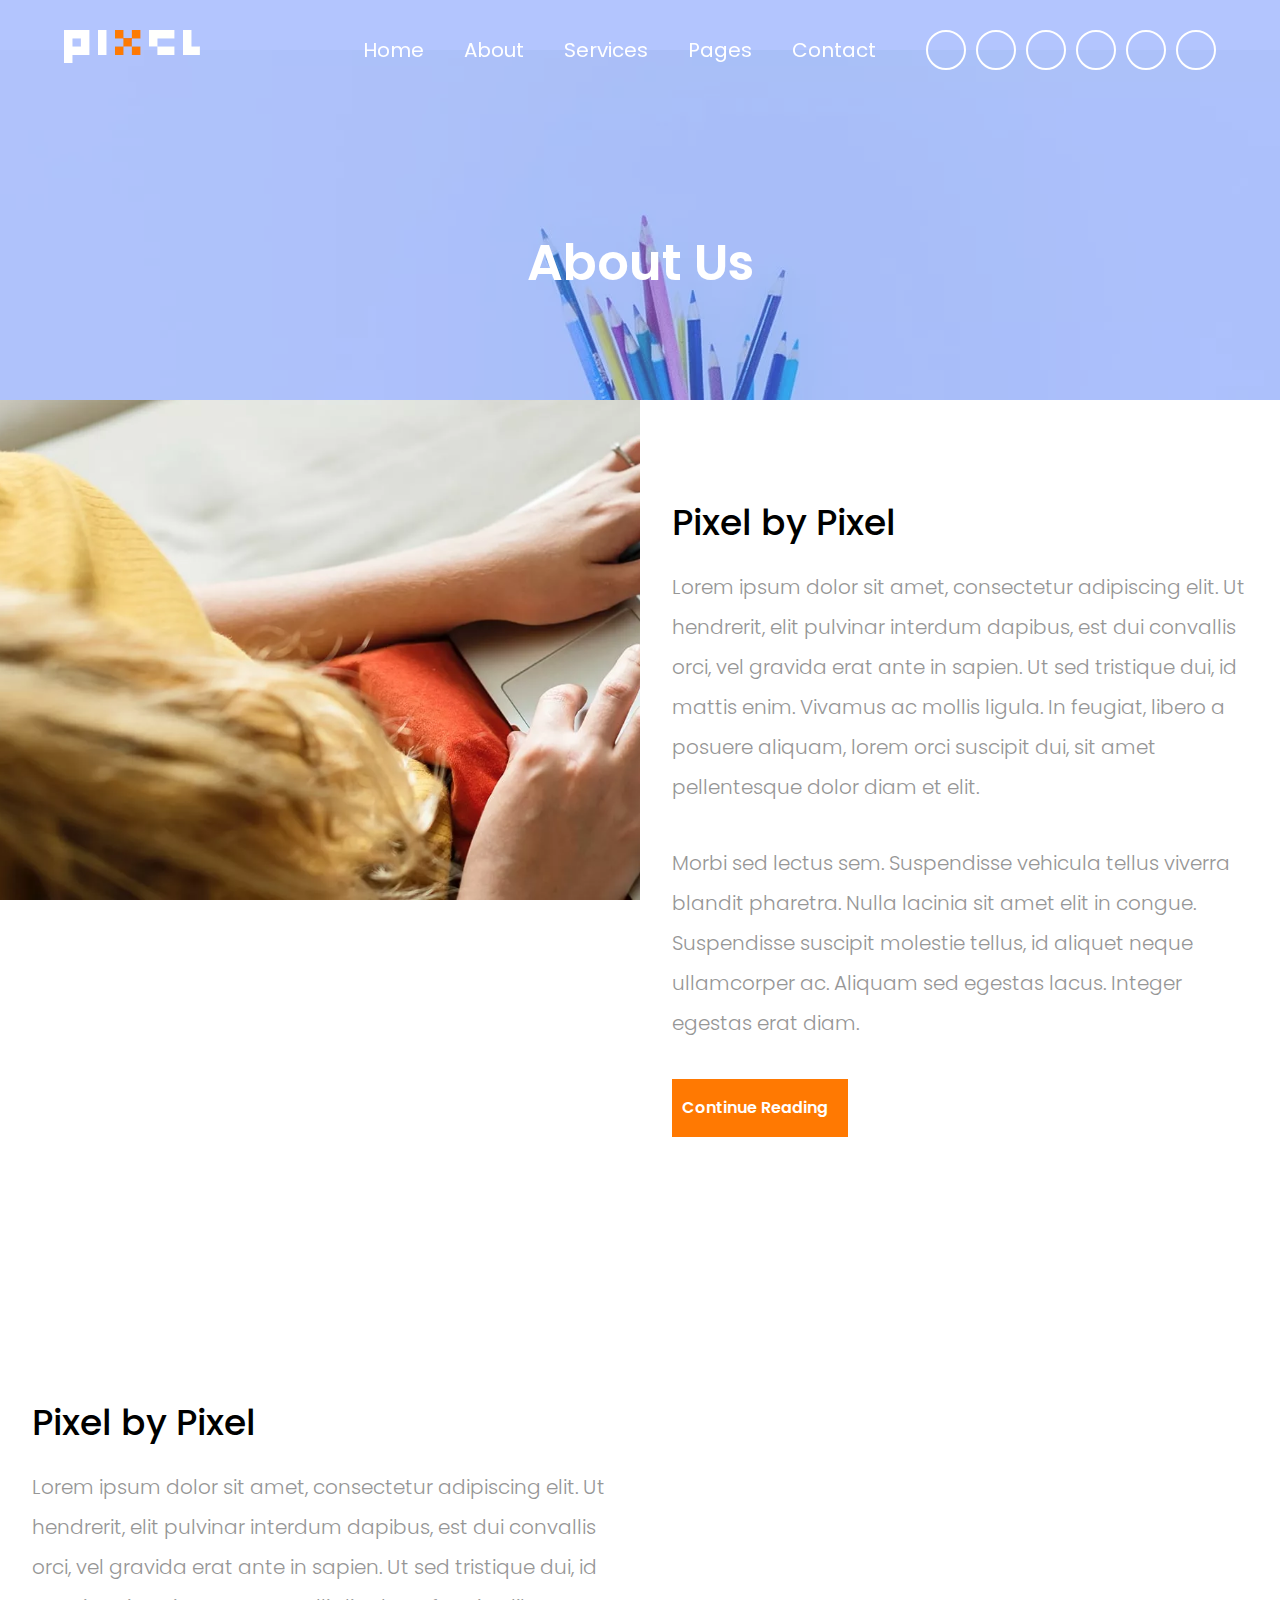
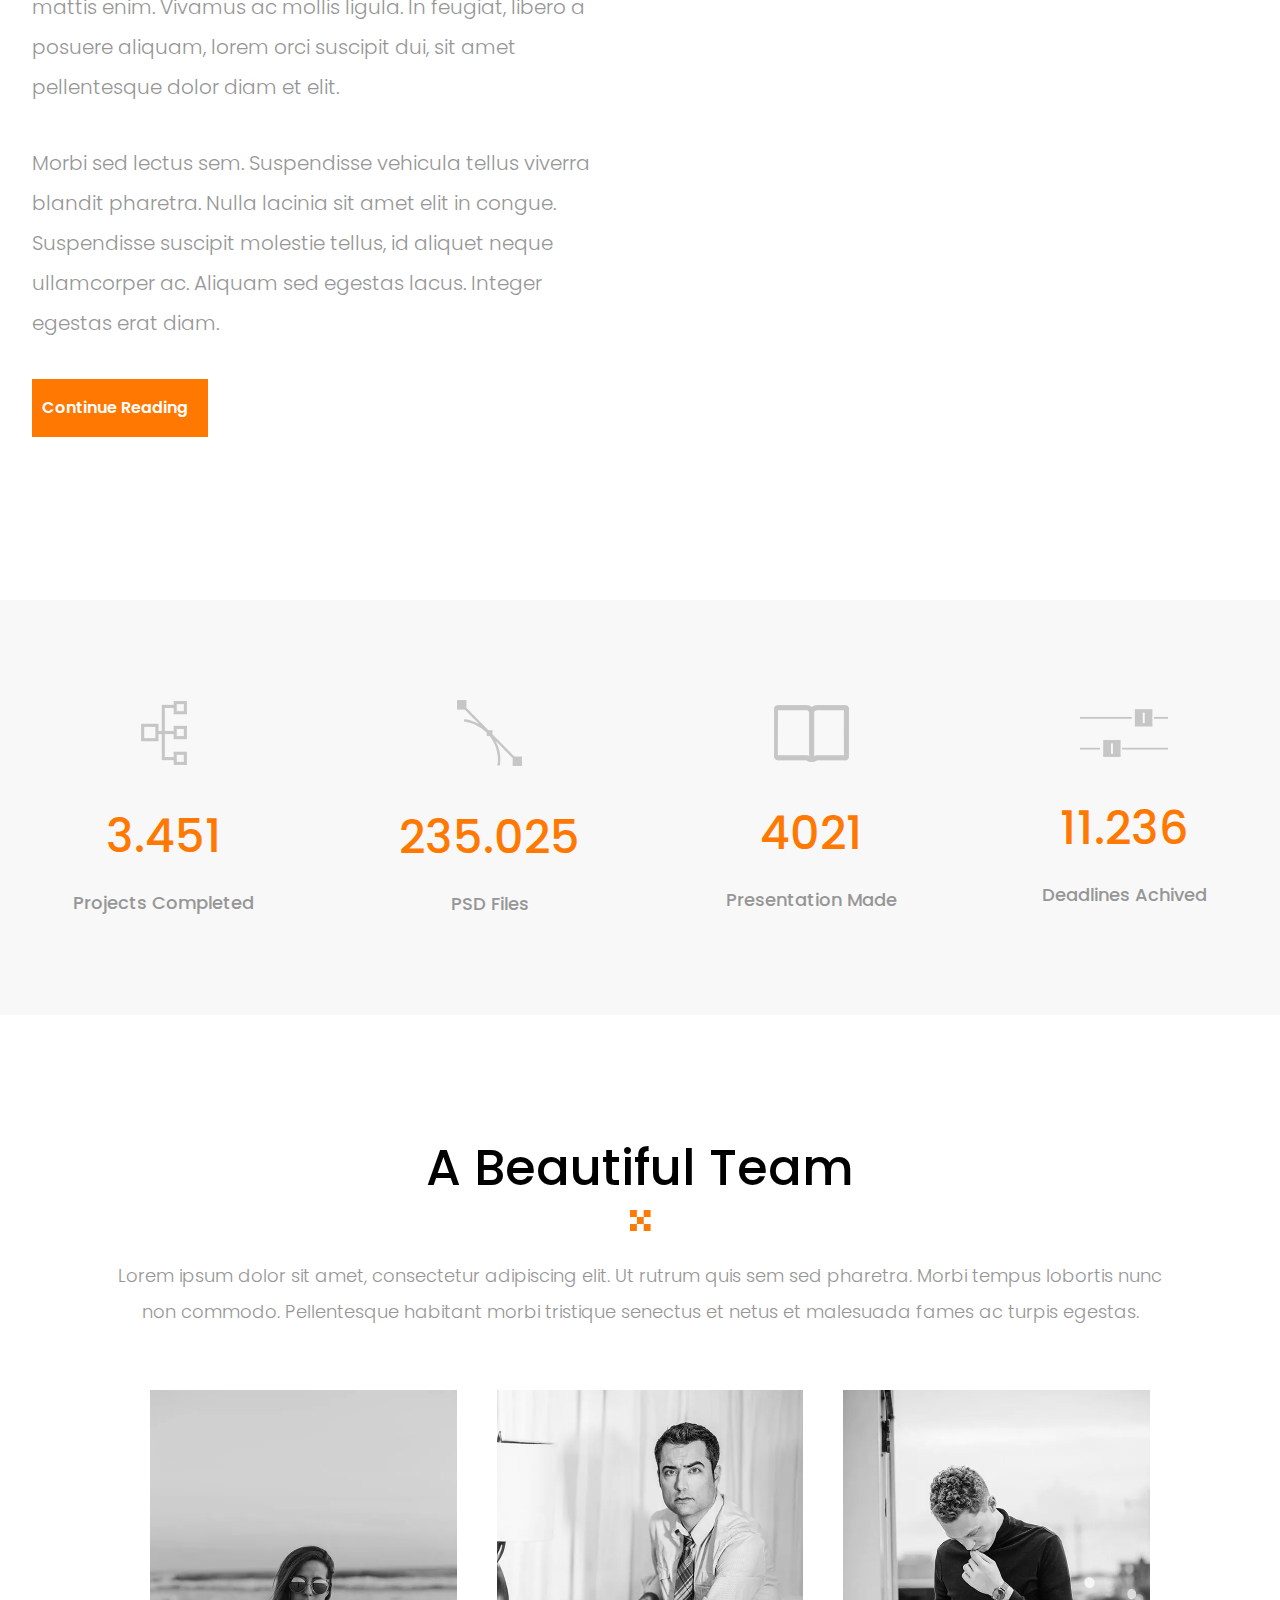
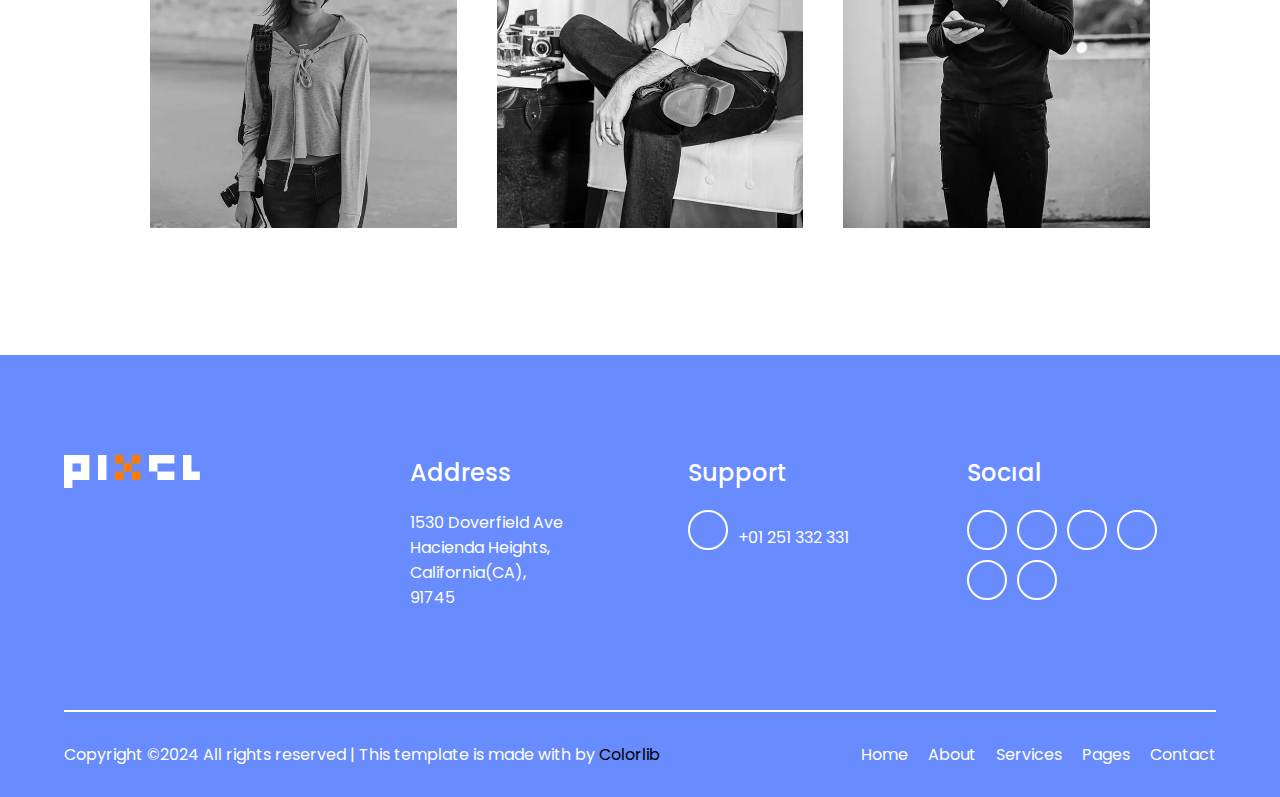
<file: about.html>
<!DOCTYPE html>
<html lang="en">
  <head>
    <meta charset="UTF-8" />
    <meta name="viewport" content="width=device-width, initial-scale=1.0" />
    <title>About</title>
    <link rel="stylesheet" href="https://cdnjs.cloudflare.com/ajax/libs/font-awesome/6.5.1/css/all.min.css" integrity="sha512-DTOQO9RWCH3ppGqcWaEA1BIZOC6xxalwEsw9c2QQeAIftl+Vegovlnee1c9QX4TctnWMn13TZye+giMm8e2LwA==" crossorigin="anonymous" referrerpolicy="no-referrer" />
    <link rel="preconnect" href="https://fonts.googleapis.com">
<link rel="preconnect" href="https://fonts.gstatic.com" crossorigin>
<link href="https://fonts.googleapis.com/css2?family=Poppins:ital,wght@0,100;0,200;0,300;0,400;0,500;0,600;0,700;0,800;0,900;1,100;1,200;1,300;1,400;1,500;1,600;1,700;1,800;1,900&display=swap" rel="stylesheet">
    <link rel="stylesheet" href="./assets/styles/main.css" />
  </head>
  <body>
    <header class="header sticky">
      <div class="container">
        <div class="row">
          <nav class="navbar">
            <div class="logo-container">
              <a href="./index.html">
                <img src="./assets/images/logo.png (1).webp" alt="logo" />
              </a>
            </div>
            <div class="hamburgericon">
              <i class="fa-solid fa-bars"></i>
            </div>
            <div class="navbarlist-container">
              <div class="navbarlist-right">
                <ul class="navbarlist">
                  <li class="navbarlistitem"><a href="./index.html">Home</a></li>
                  <li class="navbarlistitem"><a href="./about.html">About</a></li>
                  <li class="navbarlistitem"><a href="./services.html">Services</a></li>
                  <li class="navbarlistitem"><a href="./pages.html">Pages</a></li>
                  <li class="navbarlistitem"><a href="./contact.html">Contact</a></li>
                </ul>
              </div>
              <div class="sociallist-left">
                <ul class="sociallist">
                  <li class="sociallistitem">
                    <a href=""
                      ><div><i class="fa-brands fa-facebook-f white"></i></div
                    ></a>
                  </li>
                  <li class="sociallistitem">
                    <a href=""
                      ><div><i class="fa-solid fa-basketball white"></i></div
                    ></a>
                  </li>
                  <li class="sociallistitem">
                    <a href=""
                      ><div><i class="fa-brands fa-flickr white"></i></div
                    ></a>
                  </li>
                  <li class="sociallistitem">
                    <a href=""
                      ><div><i class="fa-brands fa-instagram white"></i></div
                    ></a>
                  </li>
                  <li class="sociallistitem">
                    <a href=""
                      ><div><i class="fa-brands fa-linkedin-in white"></i></div
                    ></a>
                  </li>
                  <li class="sociallistitem">
                    <a href=""
                      ><div><i class="fa-brands fa-pinterest white"></i></div
                    ></a>
                  </li>
                </ul>
              </div>
            </div>
          </nav>
        </div>
      </div>
    </header>
    <main>
      <section class="breadcrumb-area">
        <div class="breadcrumb-container">
          <div class="content-text"></div>
          <h2 class="white">About Us</h2>
        </div>
      </section>
      <section class="pixel-feature-area">
        <div class=" background-computer"></div>
        <div class="pixel-feature-text">
          <div class="container">
            <div class="content-text">
              <h1>Pixel by Pixel</h1>
              <p>
                Lorem ipsum dolor sit amet, consectetur adipiscing elit. Ut
                hendrerit, elit pulvinar interdum dapibus, est dui convallis
                orci, vel gravida erat ante in sapien. Ut sed tristique dui, id
                mattis enim. Vivamus ac mollis ligula. In feugiat, libero a
                posuere aliquam, lorem orci suscipit dui, sit amet pellentesque
                dolor diam et elit.
              </p>
              <p>
                Morbi sed lectus sem. Suspendisse vehicula tellus viverra
                blandit pharetra. Nulla lacinia sit amet elit in congue.
                Suspendisse suscipit molestie tellus, id aliquet neque
                ullamcorper ac. Aliquam sed egestas lacus. Integer egestas erat
                diam.
              </p>
              <a class="btn white" href="#">Continue Reading
                <i class="fa-solid fa-chevron-right"></i>
            </a>
            </div>
          </div>
        </div>
      </section>
      <section class="pixel-feature-area">
        <div class="pixel-feature-text">
            <div class="container">
                <div class="content-text">
                  <h1>Pixel by Pixel</h1>
                  <p>
                    Lorem ipsum dolor sit amet, consectetur adipiscing elit. Ut
                    hendrerit, elit pulvinar interdum dapibus, est dui convallis
                    orci, vel gravida erat ante in sapien. Ut sed tristique dui, id
                    mattis enim. Vivamus ac mollis ligula. In feugiat, libero a
                    posuere aliquam, lorem orci suscipit dui, sit amet pellentesque
                    dolor diam et elit.
                  </p>
                  <p>
                    Morbi sed lectus sem. Suspendisse vehicula tellus viverra
                    blandit pharetra. Nulla lacinia sit amet elit in congue.
                    Suspendisse suscipit molestie tellus, id aliquet neque
                    ullamcorper ac. Aliquam sed egestas lacus. Integer egestas erat
                    diam.
                  </p>
                  <a class="btn white" href="#">Continue Reading
                    <i class="fa-solid fa-chevron-right"></i>
                </a>
                </div>
              </div>
        </div>
        <div class="pixel-feature-img background-pens">
        </div>
      </section>
      <section class="pixel-facts-area">
        <div class="container">
          <div class="facts-info">
            <div>
              <div class="facts-info-img"><img src="./assets/images/m1.png.webp" alt=""></div>
              <h2>3.451</h2>
              <h6>Projects Completed</h6>
            </div>
            <div>
              <div class="facts-info-img"><img src="./assets/images/m2.png.webp" alt=""></div>
              <h2>235.025</h2>
              <h6>PSD Files</h6>
            </div>
            <div>
              <div class="facts-info-img"><img src="./assets/images/m3.png.webp" alt=""></div>
              <h2>4021</h2>
              <h6>Presentation Made</h6>
            </div>
            <div>
              <div class="facts-info-img"><img src="./assets/images/m4.png.webp" alt=""></div>
              <h2>11.236</h2>
              <h6>Deadlines Achived</h6>
            </div>
          </div>
        </div>
      </section>
      <section class="team-member-area">
        <div class="container">
          <div class="row">
            <div class="team-container">
              <div class="heading">
                  <h2>A Beautiful Team</h2>
                  <div><img src="./assets/images/x.png.webp" alt="x-logo"></div>
                  <p>Lorem ipsum dolor sit amet, consectetur adipiscing elit. Ut rutrum quis sem sed pharetra. Morbi tempus lobortis nunc non commodo. Pellentesque habitant morbi tristique senectus et netus et malesuada fames ac turpis egestas.</p>
              </div>
              <div class="team-menu">
                <a class="white" href="">
                  <div>
                    <img src="./assets/images/14.jpg.webp" alt="">
                    <div class="content-text white">
                        <h2>Jane Doe</h2>
                        <h5>Digital Designer</h5>
                        <div class="sociallist-left">
                          <ul class="sociallist">
                              <li class="sociallistitem"><a href=""><div><i class="fa-brands fa-behance white"></i></div></a></li>
                              <li class="sociallistitem"><a href=""><div><i class="fa-solid fa-basketball white"></i></div></a></li>
                              <li class="sociallistitem"><a href=""><div><i class="fa-brands fa-flickr white"></i></div></a></li>
                              <li class="sociallistitem"><a href=""><div><i class="fa-brands fa-linkedin-in white"></i></div></a></li>
                              <li class="sociallistitem"><a href=""><div><i class="fa-brands fa-pinterest white"></i></div></a></li>
                          </ul>
                      </div>
                    </div>
                  </div>
                </a>
                <a class="white" href="#">
                  <div>
                    <img src="./assets/images/15.jpg.webp" alt="">
                    <div class="content-text white">
                      <h2>Jane Doe</h2>
                      <h5>Digital Designer</h5>
                      <div class="sociallist-left">
                        <ul class="sociallist">
                            <li class="sociallistitem"><a href=""><div><i class="fa-brands fa-behance white"></i></div></a></li>
                            <li class="sociallistitem"><a href=""><div><i class="fa-solid fa-basketball white"></i></div></a></li>
                            <li class="sociallistitem"><a href=""><div><i class="fa-brands fa-flickr white"></i></div></a></li>
                            <li class="sociallistitem"><a href=""><div><i class="fa-brands fa-linkedin-in white"></i></div></a></li>
                            <li class="sociallistitem"><a href=""><div><i class="fa-brands fa-pinterest white"></i></div></a></li>
                        </ul>
                    </div>
                  </div>
                  </div>
                </a>
                <a class="white" href="#">
                  <div>
                    <img src="./assets/images/16.jpg.webp" alt="">
                    <div class="content-text white">
                      <h2>Jane Doe</h2>
                      <h5>Digital Designer</h5>
                      <div class="sociallist-left">
                        <ul class="sociallist">
                            <li class="sociallistitem"><a href=""><div><i class="fa-brands fa-behance white"></i></div></a></li>
                            <li class="sociallistitem"><a href=""><div><i class="fa-solid fa-basketball white"></i></div></a></li>
                            <li class="sociallistitem"><a href=""><div><i class="fa-brands fa-flickr white"></i></div></a></li>
                            <li class="sociallistitem"><a href=""><div><i class="fa-brands fa-linkedin-in white"></i></div></a></li>
                            <li class="sociallistitem"><a href=""><div><i class="fa-brands fa-pinterest white"></i></div></a></li>
                        </ul>
                    </div>
                  </div>
                  </div>
                </a>
              </div>
          </div>
          </div>
        </div>
      </section>
    </main>
    <footer class="footer">
      <div class="container">
          <div class="top-footer">
              <div class="logo-container">
                  <a href="./index.html">
                      <img src="./assets/images/logo.png (1).webp" alt="logo">
                  </a>
              </div>
              <ul class="footer-list white">
                  <li class="list-item">
                      <h5>Address</h5>
                      <span>1530 Doverfield Ave <br>
                          Hacienda Heights, California(CA), <br> 91745</span>
                  </li>
                  <li class="list-item">
                      <h5>Support</h5>
                      <div class="telephone">
                          <ul class="telephonelist">
                              <li class="telephonelistitem"><a href=""><div><i class="fa-solid fa-phone white"></i></div></a></li>
                              <li>+01 251 332 331</li>
                          </ul>
                      </div>
                  </li>
                  <li class="list-item">
                      <h5>Socıal</h5>
                      <div class="sociallist-left">
                          <ul class="sociallist">
                              <li class="sociallistitem"><a href=""><div><i class="fa-brands fa-facebook-f white"></i></div></a></li>
                              <li class="sociallistitem"><a href=""><div><i class="fa-solid fa-basketball white"></i></div></a></li>
                              <li class="sociallistitem"><a href=""><div><i class="fa-brands fa-flickr white"></i></div></a></li>
                              <li class="sociallistitem"><a href=""><div><i class="fa-brands fa-instagram white"></i></div></a></li>
                              <li class="sociallistitem"><a href=""><div><i class="fa-brands fa-linkedin-in white"></i></div></a></li>
                              <li class="sociallistitem"><a href=""><div><i class="fa-brands fa-pinterest white"></i></div></a></li>
                          </ul>
                      </div>
                  </li>
              </ul>
          </div>
          <div class="bottom-footer white">
              <div class="bottom-footer-left">
                  <p>
                      Copyright ©2024 All rights reserved | This template is made with
                      <i class="fa-regular fa-heart"></i>
                      by
                      <a href="https://colorlib.com/">Colorlib</a>
                  </p>
              </div>
              <div class="bottom-footer-right">
                  <ul class="list">
                      <li class="listitem"><a class="white" href="#">Home</a></li>
                      <li class="listitem"><a class="white" href="#">About</a></li>
                      <li class="listitem"><a class="white" href="#">Services</a></li>
                      <li class="listitem"><a class="white" href="#">Pages</a></li>
                      <li class="listitem"><a class="white" href="#">Contact</a></li>
                  </ul>
              </div>
          </div>
      </div>
  </footer>
  </body>
  <script>
    document.addEventListener("scroll", () => {
      const header = document.querySelector("header");

      if (window.scrollY > 0) {
        header.classList.add("scrolled");
      } else {
        header.classlist.remove("scrolled");
      }
    });
  </script>
</html>
</file>
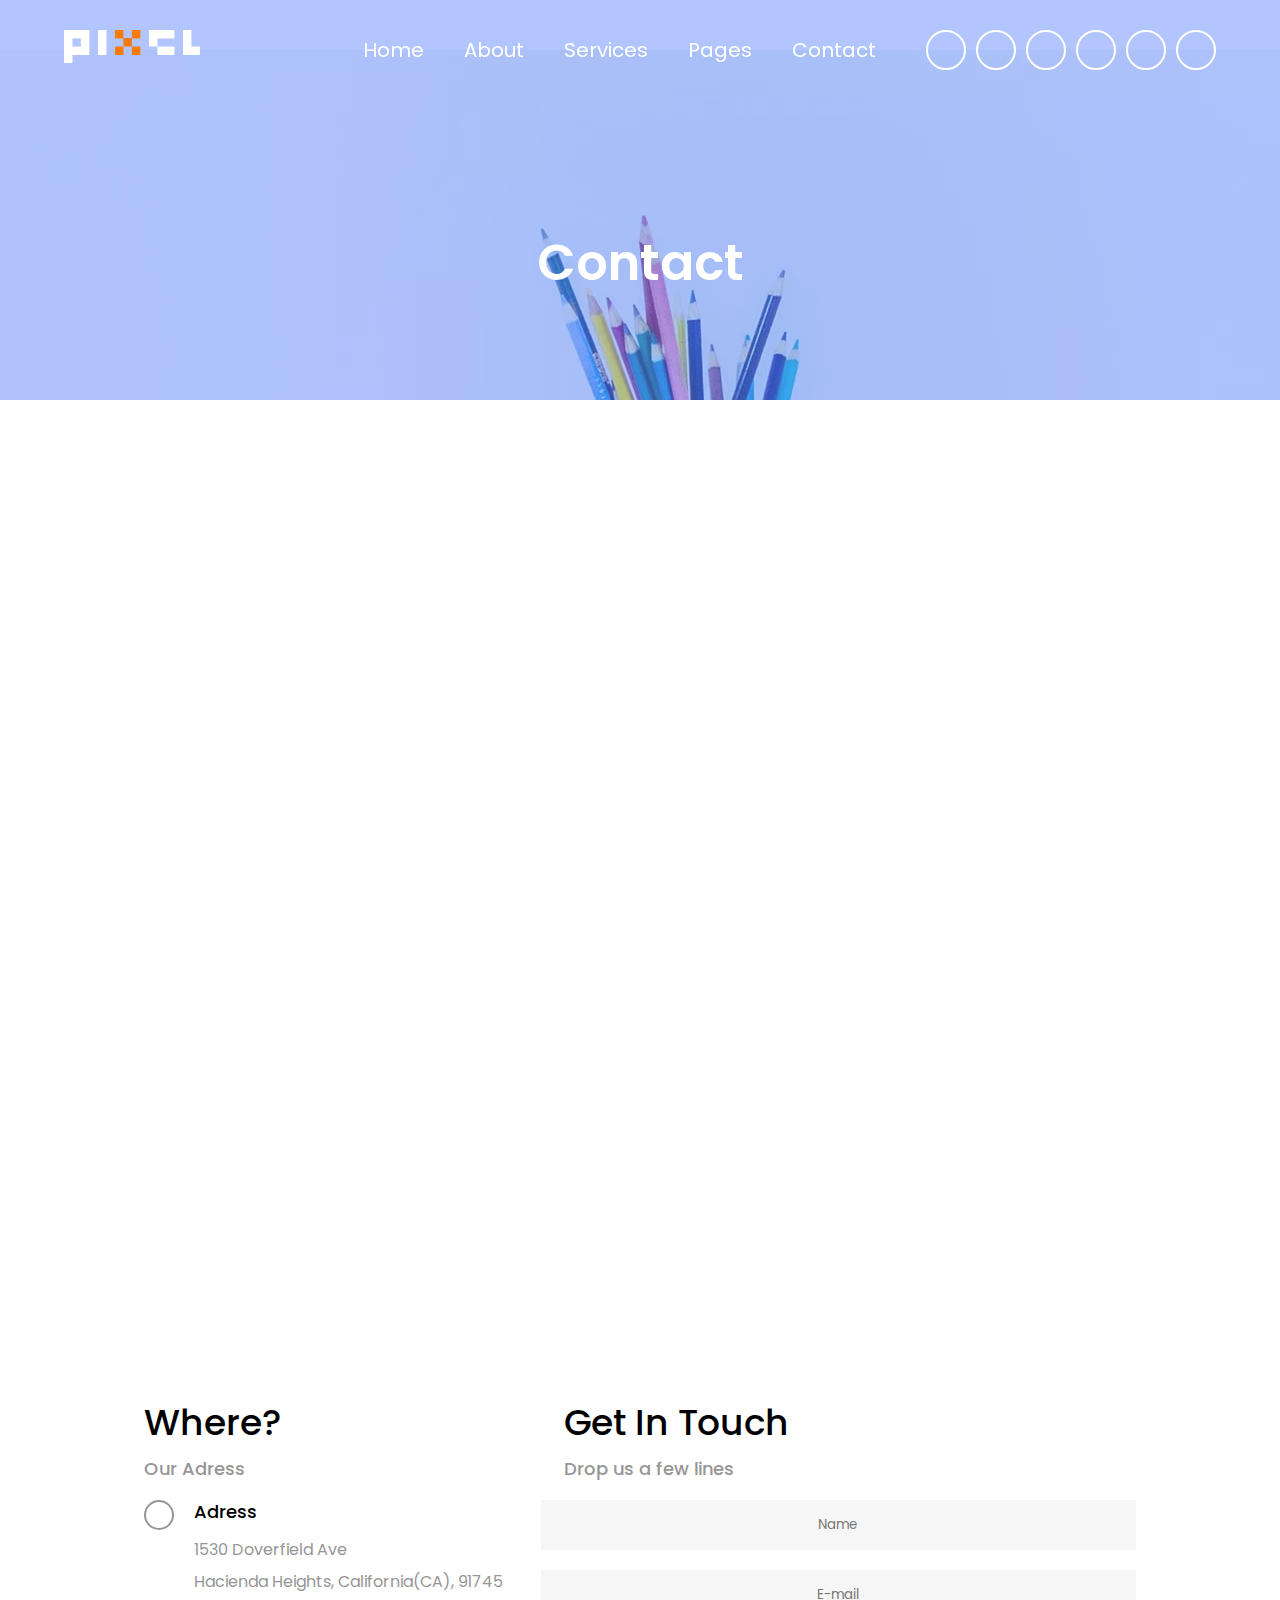
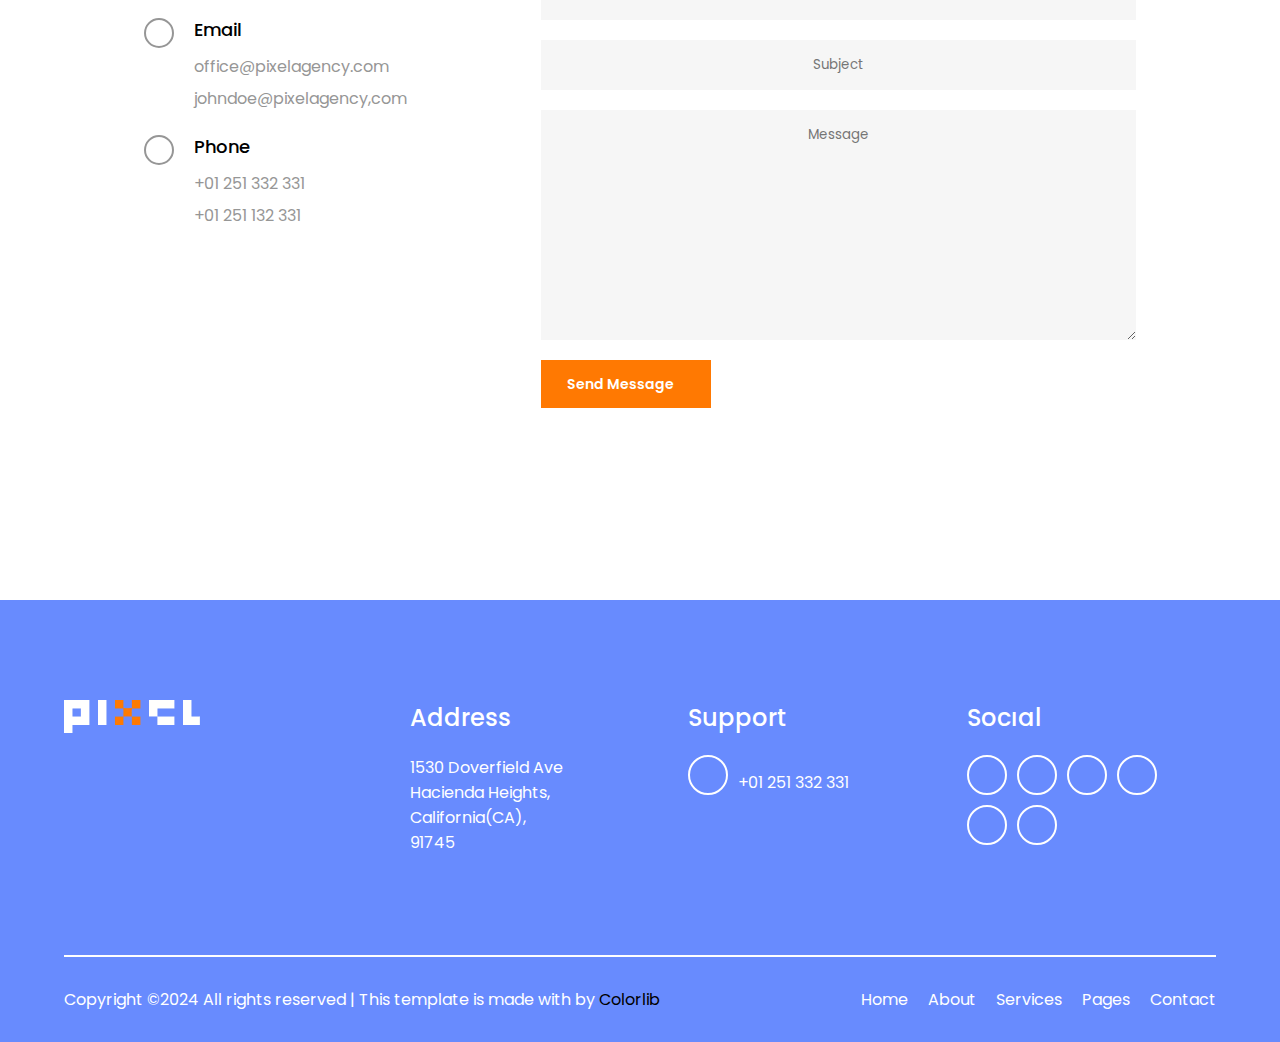
<file: contact.html>
<!DOCTYPE html>
<html lang="en">
  <head>
    <meta charset="UTF-8" />
    <meta name="viewport" content="width=device-width, initial-scale=1.0" />
    <title>Contact</title>
    <link
      rel="stylesheet"
      href="https://cdnjs.cloudflare.com/ajax/libs/font-awesome/6.5.1/css/all.min.css"
      integrity="sha512-DTOQO9RWCH3ppGqcWaEA1BIZOC6xxalwEsw9c2QQeAIftl+Vegovlnee1c9QX4TctnWMn13TZye+giMm8e2LwA=="
      crossorigin="anonymous"
      referrerpolicy="no-referrer"
    />
    <link rel="preconnect" href="https://fonts.googleapis.com" />
    <link rel="preconnect" href="https://fonts.gstatic.com" crossorigin />
    <link
      href="https://fonts.googleapis.com/css2?family=Poppins:ital,wght@0,100;0,200;0,300;0,400;0,500;0,600;0,700;0,800;0,900;1,100;1,200;1,300;1,400;1,500;1,600;1,700;1,800;1,900&display=swap"
      rel="stylesheet"
    />
    <link rel="stylesheet" href="./assets/styles/main.css" />
  </head>
  <body>
    <header class="header sticky">
      <div class="container">
        <div class="row">
          <nav class="navbar">
            <div class="logo-container">
              <a href="./index.html">
                <img src="./assets/images/logo.png (1).webp" alt="logo" />
              </a>
            </div>
            <div class="hamburgericon">
              <i class="fa-solid fa-bars"></i>
            </div>
            <div class="navbarlist-container">
              <div class="navbarlist-right">
                <ul class="navbarlist">
                  <li class="navbarlistitem"><a href="./index.html">Home</a></li>
                  <li class="navbarlistitem">
                    <a href="./about.html">About</a>
                  </li>
                  <li class="navbarlistitem">
                    <a href="./services.html">Services</a>
                  </li>
                  <li class="navbarlistitem">
                    <a href="./pages.html">Pages</a>
                  </li>
                  <li class="navbarlistitem">
                    <a href="./contact.html">Contact</a>
                  </li>
                </ul>
              </div>
              <div class="sociallist-left">
                <ul class="sociallist">
                  <li class="sociallistitem">
                    <a href=""
                      ><div><i class="fa-brands fa-facebook-f white"></i></div
                    ></a>
                  </li>
                  <li class="sociallistitem">
                    <a href=""
                      ><div><i class="fa-solid fa-basketball white"></i></div
                    ></a>
                  </li>
                  <li class="sociallistitem">
                    <a href=""
                      ><div><i class="fa-brands fa-flickr white"></i></div
                    ></a>
                  </li>
                  <li class="sociallistitem">
                    <a href=""
                      ><div><i class="fa-brands fa-instagram white"></i></div
                    ></a>
                  </li>
                  <li class="sociallistitem">
                    <a href=""
                      ><div><i class="fa-brands fa-linkedin-in white"></i></div
                    ></a>
                  </li>
                  <li class="sociallistitem">
                    <a href=""
                      ><div><i class="fa-brands fa-pinterest white"></i></div
                    ></a>
                  </li>
                </ul>
              </div>
            </div>
          </nav>
        </div>
      </div>
    </header>
    <main>
      <section class="breadcrumb-area">
        <div class="breadcrumb-container">
          <div class="content-text"></div>
          <h2 class="white">Contact</h2>
        </div>
      </section>
      <section class="map">
        <div class="map-container">
          <iframe
          src="https://www.google.com/maps/embed?pb=!1m18!1m12!1m3!1d394198.1126269204!2d-118.7279169862014!3d34.03268454467759!2m3!1f0!2f0!3f0!3m2!1i1024!2i768!4f13.1!3m3!1m2!1s0x80c2c75ddc27da13%3A0xe22fdf6f254608f4!2sLos%20Angeles%2C%20CA%2C%20USA!5e0!3m2!1sen!2saz!4v1709380689210!5m2!1sen!2saz"
          width="600"
          height="450"
          style="border: 0"
          allowfullscreen=""
          loading="lazy"
          referrerpolicy="no-referrer-when-downgrade"
        ></iframe>
        </div>
      </section>
      <section class="form">
        <div class="container">
          <div class="contact-top">
            <div class="heading">
              <h2>Where?</h2>
              <h6>Our Adress</h6>
            </div>
            <div class="heading">
              <h2>Get In Touch</h2>
              <h6>Drop us a few lines</h6>
            </div>
          </div>
          <div class="contact-bottom">
            <div class="contact-container">
              <div class="contact-info">
                <div class="icon-container">
                  <i class="fa-solid fa-star"></i>
                </div>
                <div class="contact-text">
                  <h6>Adress</h6>
                  <p>1530 Doverfield Ave</p>
                  <p>Hacienda Heights, California(CA), 91745</p>
                </div>
              </div>
              <div class="contact-info">
                <div class="icon-container">
                  <i class="fa-regular fa-envelope"></i>
                </div>
                <div class="contact-text">
                  <h6>Email</h6>
                  <p>office@pixelagency.com</p>
                  <p>johndoe@pixelagency,com</p>
                </div>
              </div>
              <div class="contact-info">
                <div class="icon-container">
                  <i class="fa-solid fa-phone"></i>
                </div>
                <div class="contact-text">
                  <h6>Phone</h6>
                  <p>+01 251 332 331</p>
                  <p>+01 251 132 331</p>
                </div>
              </div>
            </div>
            <div class="form-contact">
              <form action="">
                <input type="text" placeholder="Name" />
                <input type="email" placeholder="E-mail" />
                <input type="text" placeholder="Subject" />
                <textarea
                  name="message"
                  id=""
                  cols="30"
                  rows="10"
                  placeholder="Message"
                ></textarea>
              </form>
              <a class="btn white" href="#"
                >Send Message
                <i class="fa-solid fa-chevron-right"></i>
              </a>
            </div>
          </div>
        </div>
      </section>
    </main>
    <footer class="footer">
      <div class="container">
        <div class="top-footer">
          <div class="logo-container">
            <a href="./index.html">
              <img src="./assets/images/logo.png (1).webp" alt="logo" />
            </a>
          </div>
          <ul class="footer-list white">
            <li class="list-item">
              <h5>Address</h5>
              <span
                >1530 Doverfield Ave <br />
                Hacienda Heights, California(CA), <br />
                91745</span
              >
            </li>
            <li class="list-item">
              <h5>Support</h5>
              <div class="telephone">
                <ul class="telephonelist">
                  <li class="telephonelistitem">
                    <a href=""
                      ><div><i class="fa-solid fa-phone white"></i></div
                    ></a>
                  </li>
                  <li>+01 251 332 331</li>
                </ul>
              </div>
            </li>
            <li class="list-item">
              <h5>Socıal</h5>
              <div class="sociallist-left">
                <ul class="sociallist">
                  <li class="sociallistitem">
                    <a href=""
                      ><div><i class="fa-brands fa-facebook-f white"></i></div
                    ></a>
                  </li>
                  <li class="sociallistitem">
                    <a href=""
                      ><div><i class="fa-solid fa-basketball white"></i></div
                    ></a>
                  </li>
                  <li class="sociallistitem">
                    <a href=""
                      ><div><i class="fa-brands fa-flickr white"></i></div
                    ></a>
                  </li>
                  <li class="sociallistitem">
                    <a href=""
                      ><div><i class="fa-brands fa-instagram white"></i></div
                    ></a>
                  </li>
                  <li class="sociallistitem">
                    <a href=""
                      ><div><i class="fa-brands fa-linkedin-in white"></i></div
                    ></a>
                  </li>
                  <li class="sociallistitem">
                    <a href=""
                      ><div><i class="fa-brands fa-pinterest white"></i></div
                    ></a>
                  </li>
                </ul>
              </div>
            </li>
          </ul>
        </div>
        <div class="bottom-footer white">
          <div class="bottom-footer-left">
            <p>
              Copyright ©2024 All rights reserved | This template is made with
              <i class="fa-regular fa-heart"></i>
              by
              <a href="https://colorlib.com/">Colorlib</a>
            </p>
          </div>
          <div class="bottom-footer-right">
            <ul class="list">
              <li class="listitem"><a class="white" href="#">Home</a></li>
              <li class="listitem"><a class="white" href="#">About</a></li>
              <li class="listitem"><a class="white" href="#">Services</a></li>
              <li class="listitem"><a class="white" href="#">Pages</a></li>
              <li class="listitem"><a class="white" href="#">Contact</a></li>
            </ul>
          </div>
        </div>
      </div>
    </footer>
  </body>
  <script>
    document.addEventListener("scroll", () => {
      const header = document.querySelector("header");

      if (window.scrollY > 0) {
        header.classList.add("scrolled");
      } else {
        header.classlist.remove("scrolled");
      }
    });
  </script>
</html>
</file>
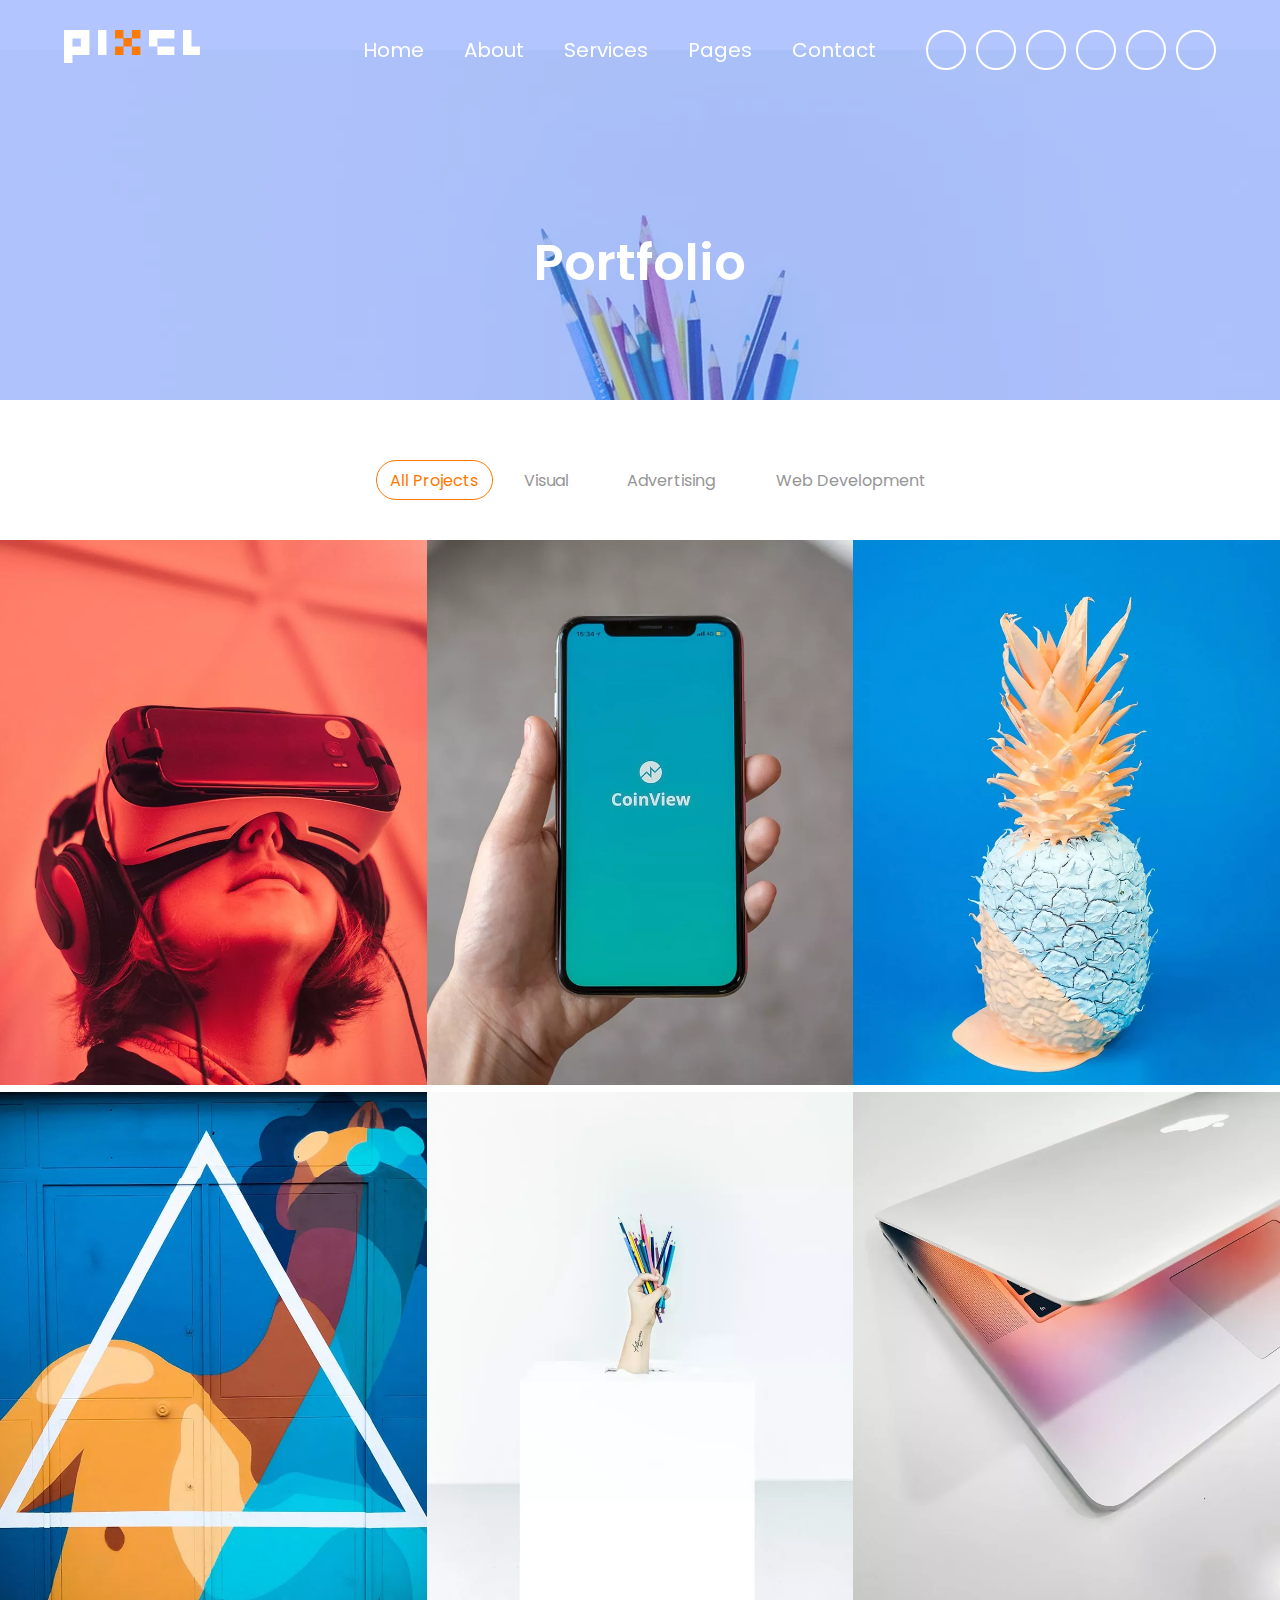
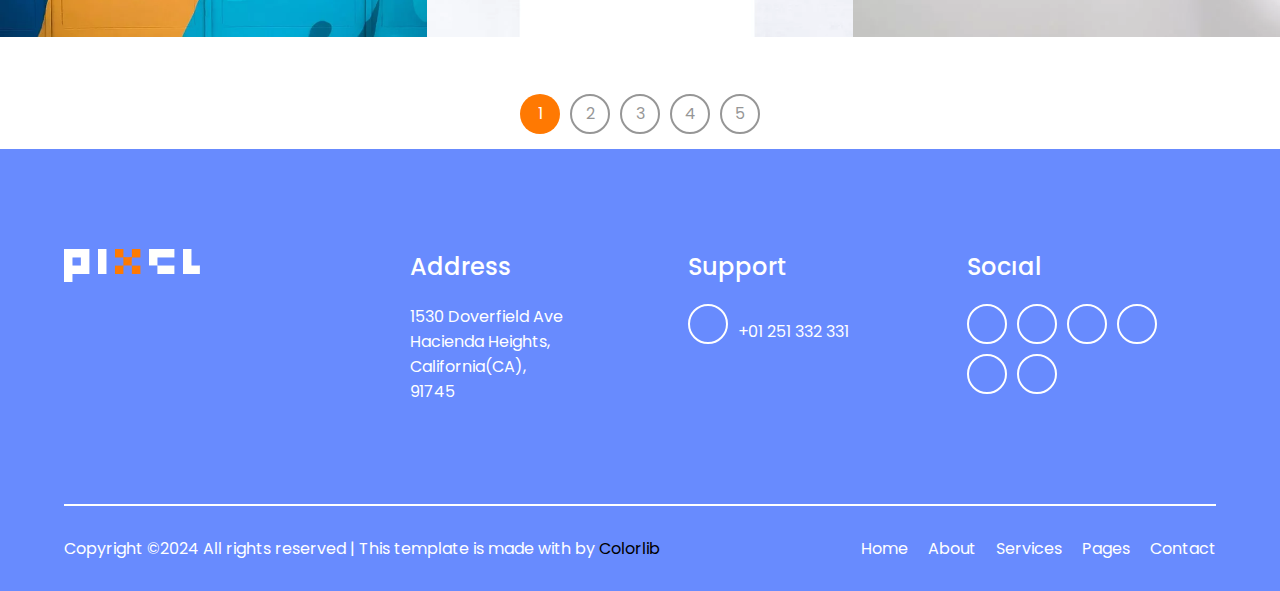
<file: pages.html>
<!DOCTYPE html>
<html lang="en">
  <head>
    <meta charset="UTF-8" />
    <meta name="viewport" content="width=device-width, initial-scale=1.0" />
    <title>Pages</title>
    <link
      rel="stylesheet"
      href="https://cdnjs.cloudflare.com/ajax/libs/font-awesome/6.5.1/css/all.min.css"
      integrity="sha512-DTOQO9RWCH3ppGqcWaEA1BIZOC6xxalwEsw9c2QQeAIftl+Vegovlnee1c9QX4TctnWMn13TZye+giMm8e2LwA=="
      crossorigin="anonymous"
      referrerpolicy="no-referrer"
    />
    <link rel="preconnect" href="https://fonts.googleapis.com" />
    <link rel="preconnect" href="https://fonts.gstatic.com" crossorigin />
    <link
      href="https://fonts.googleapis.com/css2?family=Poppins:ital,wght@0,100;0,200;0,300;0,400;0,500;0,600;0,700;0,800;0,900;1,100;1,200;1,300;1,400;1,500;1,600;1,700;1,800;1,900&display=swap"
      rel="stylesheet"
    />
    <link rel="stylesheet" href="./assets/styles/main.css" />
  </head>
  <body>
    <header class="header sticky">
      <div class="container">
        <div class="row">
          <nav class="navbar">
            <div class="logo-container">
              <a href="./index.html">
                <img src="./assets/images/logo.png (1).webp" alt="logo" />
              </a>
            </div>
            <div class="hamburgericon">
              <i class="fa-solid fa-bars"></i>
            </div>
            <div class="navbarlist-container">
              <div class="navbarlist-right">
                <ul class="navbarlist">
                  <li class="navbarlistitem"><a href="./index.html">Home</a></li>
                  <li class="navbarlistitem">
                    <a href="./about.html">About</a>
                  </li>
                  <li class="navbarlistitem">
                    <a href="./services.html">Services</a>
                  </li>
                  <li class="navbarlistitem">
                    <a href="./pages.html">Pages</a>
                  </li>
                  <li class="navbarlistitem"><a href="./contact.html">Contact</a></li>
                </ul>
              </div>
              <div class="sociallist-left">
                <ul class="sociallist">
                  <li class="sociallistitem">
                    <a href=""
                      ><div><i class="fa-brands fa-facebook-f white"></i></div
                    ></a>
                  </li>
                  <li class="sociallistitem">
                    <a href=""
                      ><div><i class="fa-solid fa-basketball white"></i></div
                    ></a>
                  </li>
                  <li class="sociallistitem">
                    <a href=""
                      ><div><i class="fa-brands fa-flickr white"></i></div
                    ></a>
                  </li>
                  <li class="sociallistitem">
                    <a href=""
                      ><div><i class="fa-brands fa-instagram white"></i></div
                    ></a>
                  </li>
                  <li class="sociallistitem">
                    <a href=""
                      ><div><i class="fa-brands fa-linkedin-in white"></i></div
                    ></a>
                  </li>
                  <li class="sociallistitem">
                    <a href=""
                      ><div><i class="fa-brands fa-pinterest white"></i></div
                    ></a>
                  </li>
                </ul>
              </div>
            </div>
          </nav>
        </div>
      </div>
    </header>
    <main>
      <section class="breadcrumb-area">
        <div class="breadcrumb-container">
          <div class="content-text"></div>
          <h2 class="white">Portfolio</h2>
        </div>
      </section>
      <section class="portfolio pages">
        <div class="container">
          <div class="row">
            <div class="portfolio-container">
              <div class="heading"></div>
              <div class="portfolio-menu">
                <ul class="portfolio-list">
                  <li class="listitem">
                    <a class="active #" href="#"><div>All Projects</div></a>
                  </li>
                  <li class="listitem">
                    <a href="#"><div>Visual</div></a>
                  </li>
                  <li class="listitem">
                    <a href="#"><div>Advertising</div></a>
                  </li>
                  <li class="listitem">
                    <a href="#"><div>Web Development</div></a>
                  </li>
                </ul>
              </div>
            </div>
          </div>
        </div>
        <div class="portfolio-img">
          <a href="#">
            <div>
              <img src="./assets/images/5.jpg.webp" alt="" />
              <div class="content-text white">
                <div class="icon-border">
                  <i class="fa-solid fa-eye white"></i>
                </div>
                <h2>Branding Identity</h2>
              </div>
            </div></a
          >
          <a href="#">
            <div class="second">
              <img src="./assets/images/6.jpg.webp" alt="" />
              <div class="content-text white">
                <div class="icon-border">
                  <i class="fa-solid fa-eye white"></i>
                </div>
                <h2>Branding Identity</h2>
              </div>
            </div></a
          >
          <a href="#">
            <div class="last">
              <img src="./assets/images/7.jpg.webp" alt="" />
              <div class="content-text white">
                <div class="icon-border">
                  <i class="fa-solid fa-eye white"></i>
                </div>
                <h2>Branding Identity</h2>
              </div>
            </div></a
          >
          <a href="#">
            <div>
              <img src="./assets/images/9.jpg.webp" alt="" />
              <div class="content-text white">
                <div class="icon-border">
                  <i class="fa-solid fa-eye white"></i>
                </div>
                <h2>Branding Identity</h2>
              </div>
            </div></a
          >
          <a href="#">
            <div>
              <img src="./assets/images/10.jpg.webp" alt="" />
              <div class="content-text white">
                <div class="icon-border">
                  <i class="fa-solid fa-eye white"></i>
                </div>
                <h2>Branding Identity</h2>
              </div>
            </div>
          </a>
          <a href="#">
            <div>
              <img src="./assets/images/11.jpg.webp" alt="" />
              <div class="content-text white">
                <div class="icon-border">
                  <i class="fa-solid fa-eye white"></i>
                </div>
                <h2>Branding Identity</h2>
              </div>
            </div>
          </a>
        </div>
      </section>
      <section class="number">
        <div>
          <ul class="numberlist">
            <li class="numberlistitem">
              <a class="active" href="#"
                ><div>1</div
              ></a>
            </li> 
            <li class="numberlistitem">
              <a href="#"
                ><div>2</div
              ></a>
            </li>
            <li class="numberlistitem">
              <a href="#"
                ><div>3</div
              ></a>
            </li>
            <li class="numberlistitem">
              <a href="#"
                ><div>4</div
              ></a>
            </li>
            <li class="numberlistitem">
              <a href="#"
                ><div>5</div
              ></a>
            </li>
          </ul>
        </div>
      </section>
    </main>
    <footer class="footer">
      <div class="container">
        <div class="top-footer">
          <div class="logo-container">
            <a href="./index.html">
              <img src="./assets/images/logo.png (1).webp" alt="logo" />
            </a>
          </div>
          <ul class="footer-list white">
            <li class="list-item">
              <h5>Address</h5>
              <span
                >1530 Doverfield Ave <br />
                Hacienda Heights, California(CA), <br />
                91745</span
              >
            </li>
            <li class="list-item">
              <h5>Support</h5>
              <div class="telephone">
                <ul class="telephonelist">
                  <li class="telephonelistitem">
                    <a href=""
                      ><div><i class="fa-solid fa-phone white"></i></div
                    ></a>
                  </li>
                  <li>+01 251 332 331</li>
                </ul>
              </div>
            </li>
            <li class="list-item">
              <h5>Socıal</h5>
              <div class="sociallist-left">
                <ul class="sociallist">
                  <li class="sociallistitem">
                    <a href=""
                      ><div><i class="fa-brands fa-facebook-f white"></i></div
                    ></a>
                  </li>
                  <li class="sociallistitem">
                    <a href=""
                      ><div><i class="fa-solid fa-basketball white"></i></div
                    ></a>
                  </li>
                  <li class="sociallistitem">
                    <a href=""
                      ><div><i class="fa-brands fa-flickr white"></i></div
                    ></a>
                  </li>
                  <li class="sociallistitem">
                    <a href=""
                      ><div><i class="fa-brands fa-instagram white"></i></div
                    ></a>
                  </li>
                  <li class="sociallistitem">
                    <a href=""
                      ><div><i class="fa-brands fa-linkedin-in white"></i></div
                    ></a>
                  </li>
                  <li class="sociallistitem">
                    <a href=""
                      ><div><i class="fa-brands fa-pinterest white"></i></div
                    ></a>
                  </li>
                </ul>
              </div>
            </li>
          </ul>
        </div>
        <div class="bottom-footer white">
          <div class="bottom-footer-left">
            <p>
              Copyright ©2024 All rights reserved | This template is made with
              <i class="fa-regular fa-heart"></i>
              by
              <a href="https://colorlib.com/">Colorlib</a>
            </p>
          </div>
          <div class="bottom-footer-right">
            <ul class="list">
              <li class="listitem"><a class="white" href="#">Home</a></li>
              <li class="listitem"><a class="white" href="#">About</a></li>
              <li class="listitem"><a class="white" href="#">Services</a></li>
              <li class="listitem"><a class="white" href="#">Pages</a></li>
              <li class="listitem"><a class="white" href="#">Contact</a></li>
            </ul>
          </div>
        </div>
      </div>
    </footer>
  </body>
  <script>
    document.addEventListener("scroll", () => {
      const header = document.querySelector("header");

      if (window.scrollY > 0) {
        header.classList.add("scrolled");
      } else {
        header.classlist.remove("scrolled");
      }
    });
  </script>
</html>
</file>
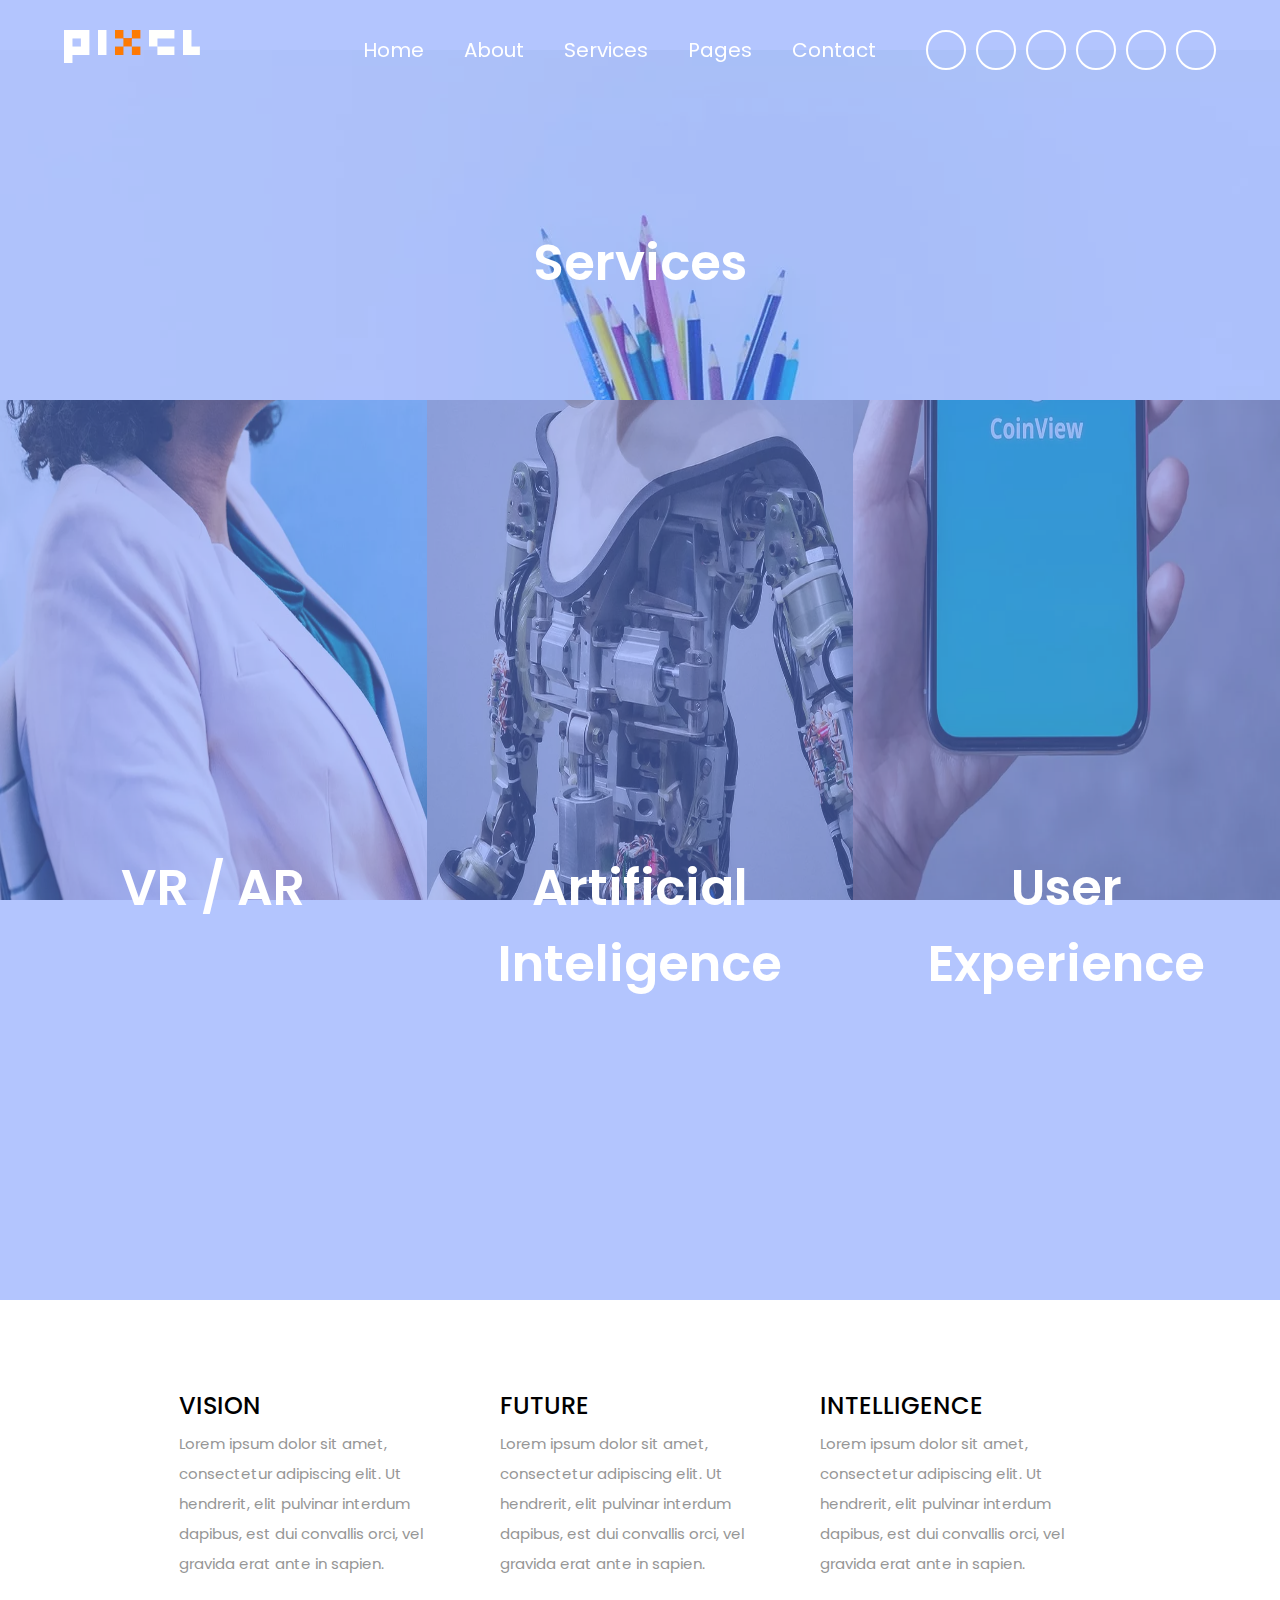
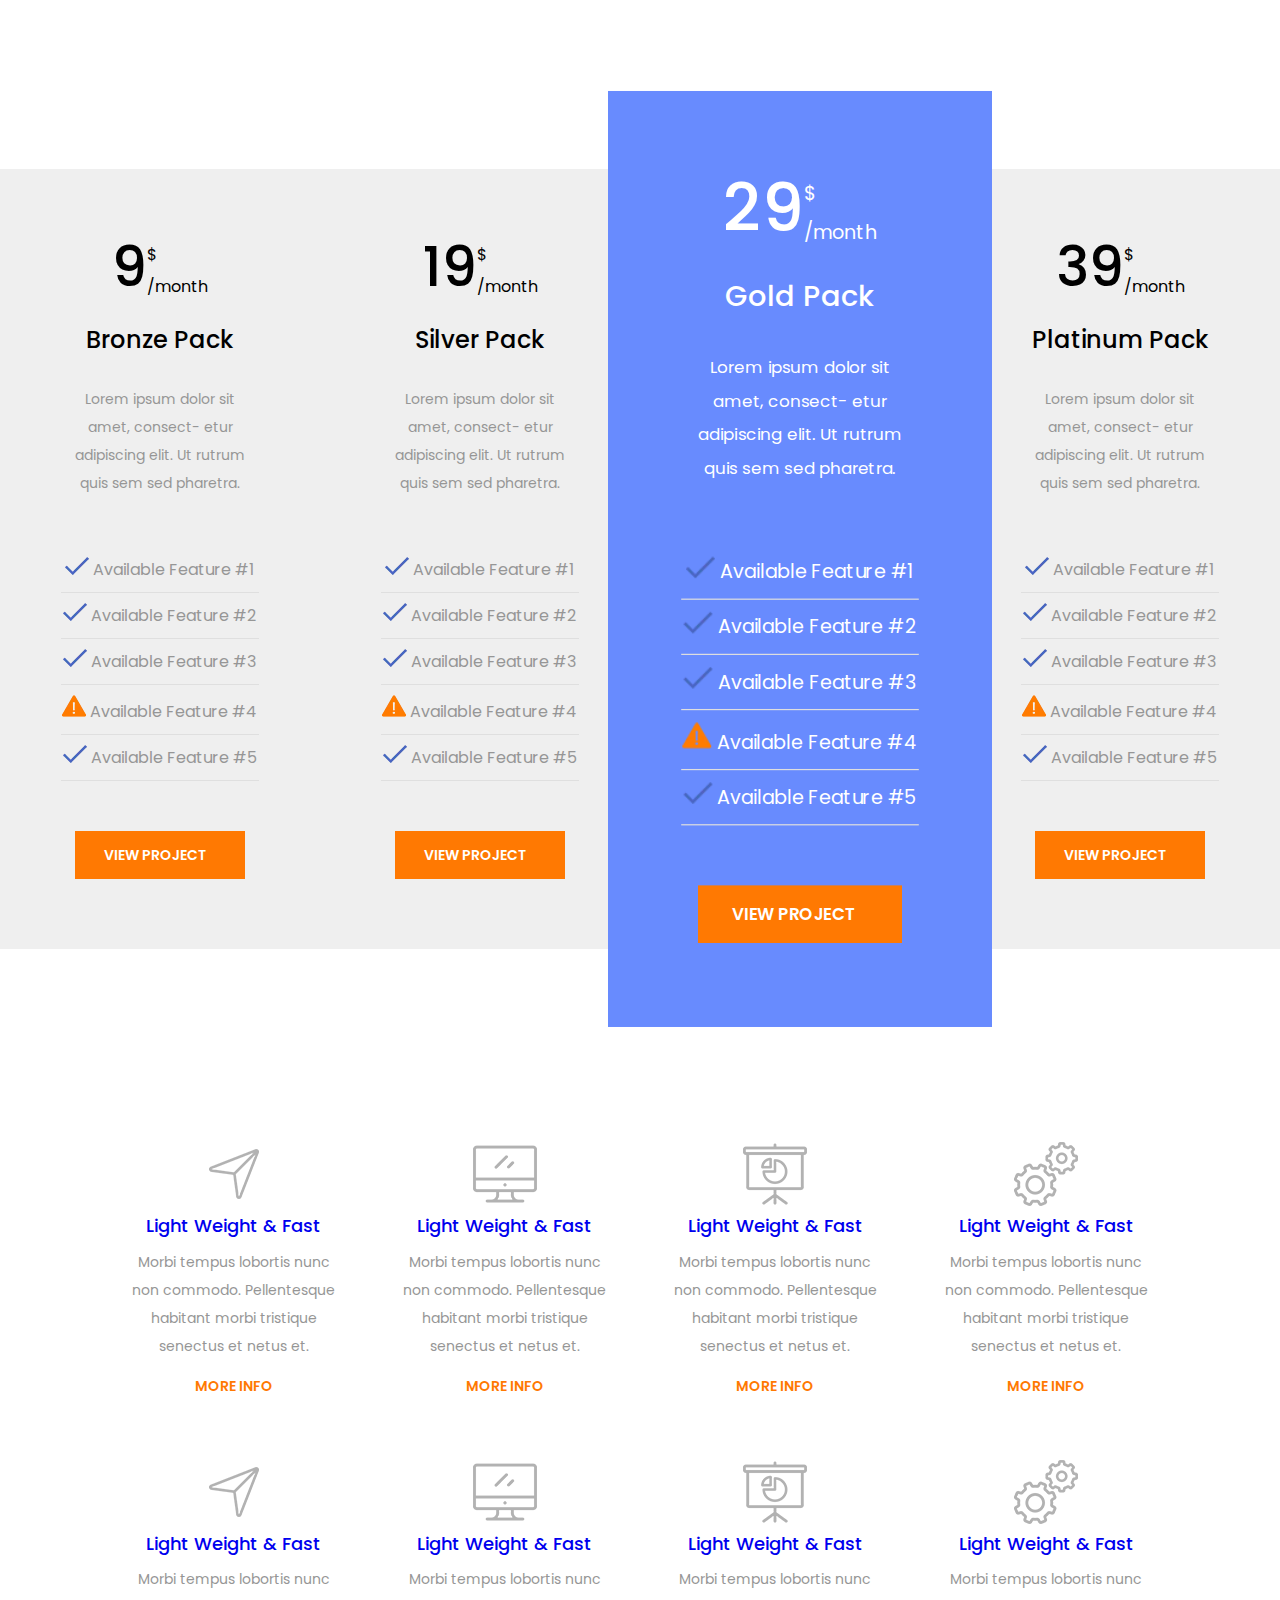
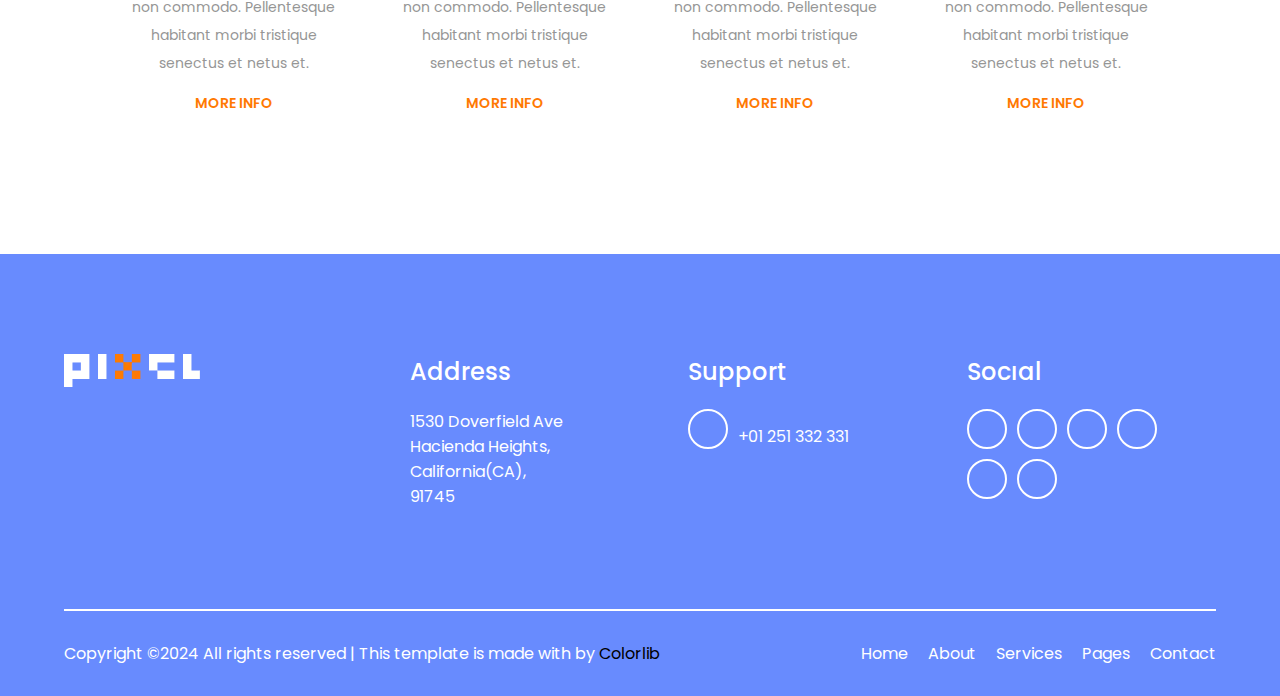
<file: services.html>
<!DOCTYPE html>
<html lang="en">
  <head>
    <meta charset="UTF-8" />
    <meta name="viewport" content="width=device-width, initial-scale=1.0" />
    <title>Services</title>
    <link
      rel="stylesheet"
      href="https://cdnjs.cloudflare.com/ajax/libs/font-awesome/6.5.1/css/all.min.css"
      integrity="sha512-DTOQO9RWCH3ppGqcWaEA1BIZOC6xxalwEsw9c2QQeAIftl+Vegovlnee1c9QX4TctnWMn13TZye+giMm8e2LwA=="
      crossorigin="anonymous"
      referrerpolicy="no-referrer"
    />
    <link rel="preconnect" href="https://fonts.googleapis.com" />
    <link rel="preconnect" href="https://fonts.gstatic.com" crossorigin />
    <link
      href="https://fonts.googleapis.com/css2?family=Poppins:ital,wght@0,100;0,200;0,300;0,400;0,500;0,600;0,700;0,800;0,900;1,100;1,200;1,300;1,400;1,500;1,600;1,700;1,800;1,900&display=swap"
      rel="stylesheet"
    />
    <link rel="stylesheet" href="./assets/styles/main.css" />
  </head>
  <body>
    <header class="header sticky">
      <div class="container">
        <div class="row">
          <nav class="navbar">
            <div class="logo-container">
              <a href="./index.html">
                <img src="./assets/images/logo.png (1).webp" alt="logo" />
              </a>
            </div>
            <div class="hamburgericon">
              <i class="fa-solid fa-bars"></i>
            </div>
            <div class="navbarlist-container">
              <div class="navbarlist-right">
                <ul class="navbarlist">
                  <li class="navbarlistitem"><a href="./index.html">Home</a></li>
                  <li class="navbarlistitem">
                    <a href="./about.html">About</a>
                  </li>
                  <li class="navbarlistitem"><a href="./services.html">Services</a></li>
                  <li class="navbarlistitem"><a href="./pages.html">Pages</a></li>
                  <li class="navbarlistitem"><a href="./services.html">Contact</a></li>
                </ul>
              </div>
              <div class="sociallist-left">
                <ul class="sociallist">
                  <li class="sociallistitem">
                    <a href="#"
                      ><div><i class="fa-brands fa-facebook-f white"></i></div
                    ></a>
                  </li>
                  <li class="sociallistitem">
                    <a href="#"
                      ><div><i class="fa-solid fa-basketball white"></i></div
                    ></a>
                  </li>
                  <li class="sociallistitem">
                    <a href="#"
                      ><div><i class="fa-brands fa-flickr white"></i></div
                    ></a>
                  </li>
                  <li class="sociallistitem">
                    <a href="#"
                      ><div><i class="fa-brands fa-instagram white"></i></div
                    ></a>
                  </li>
                  <li class="sociallistitem">
                    <a href="#"
                      ><div><i class="fa-brands fa-linkedin-in white"></i></div
                    ></a>
                  </li>
                  <li class="sociallistitem">
                    <a href="#"
                      ><div><i class="fa-brands fa-pinterest white"></i></div
                    ></a>
                  </li>
                </ul>
              </div>
            </div>
          </nav>
        </div>
      </div>
    </header>
    <main>
      <section class="breadcrumb-area">
        <div class="breadcrumb-container">
          <div class="content-text"></div>
          <h2 class="white">Services</h2>
        </div>
      </section>
      <section class="services-category-area">
        <div class="row">
          <a href="">
            <div class="category-container">
              <div class="girl-background">
                <div class="img-opacity"></div>
                <h2>VR / AR</h2>
              </div>
            </div>
          </a>
          <a href="">
            <div class="category-container">
              <div class="robot-background">
                <div class="img-opacity"></div>
                <h2>Artificial Inteligence</h2>
                <div class="content"></div>
              </div>
            </div>
          </a>
          <a href="">
            <div class="category-container">
              <div class="telephone-background">
                <div class="img-opacity"></div>
                <h2>User Experience</h2>
              </div>
            </div>
          </a>
        </div>
      </section>
      <section class="services-block-area">
        <div class="container">
          <div class="row">
            <div class="services-block-info">
              <div>
                <h4>VISION</h4>
                <p>
                  Lorem ipsum dolor sit amet, consectetur adipiscing elit. Ut
                  hendrerit, elit pulvinar interdum dapibus, est dui convallis
                  orci, vel gravida erat ante in sapien.
                </p>
              </div>
              <div>
                <h4>FUTURE</h4>
                <p>
                  Lorem ipsum dolor sit amet, consectetur adipiscing elit. Ut
                  hendrerit, elit pulvinar interdum dapibus, est dui convallis
                  orci, vel gravida erat ante in sapien.
                </p>
              </div>
              <div>
                <h4>INTELLIGENCE</h4>
                <p>
                  Lorem ipsum dolor sit amet, consectetur adipiscing elit. Ut
                  hendrerit, elit pulvinar interdum dapibus, est dui convallis
                  orci, vel gravida erat ante in sapien.
                </p>
              </div>
            </div>
          </div>
        </div>
      </section>
      <section class="pixel-prices-area">
        <div class="prices-container">
          <div class="container">
            <div class="row">
              <div class="prices">
                <span><h2>9</h2></span>
                <span>
                  <p>$</p>
                  <p>/month</p>
                </span>
              </div>
              <h2>Bronze Pack</h2>
              <p>
                Lorem ipsum dolor sit amet, consect- etur adipiscing elit. Ut
                rutrum quis sem sed pharetra.
              </p>
              <ul class="prices-list">
                <li class="list-item">
                  <img
                    src="./assets/images/correct.png.webp"
                    alt="sign-correct"
                  />
                  <span>Available Feature #1</span>
                </li>
                <li class="list-item">
                  <img
                    src="./assets/images/correct.png.webp"
                    alt="sign-correct"
                  />
                  Available Feature #2
                </li>
                <li class="list-item">
                  <img
                    src="./assets/images/correct.png.webp"
                    alt="sign-correct"
                  />
                  Available Feature #3
                </li>
                <li class="list-item">
                  <img
                    src="./assets/images/caution.png.webp"
                    alt="sign-caution"
                  />
                  Available Feature #4
                </li>
                <li class="list-item">
                  <img
                    src="./assets/images/correct.png.webp"
                    alt="sign-correct"
                  />
                  Available Feature #5
                </li>
              </ul>
              <a class="btn white" href="#"
                >VIEW PROJECT
                <i class="fa-solid fa-chevron-right"></i>
              </a>
            </div>
          </div>
        </div>
        <div class="prices-container">
          <div class="container">
            <div class="row">
              <div class="prices">
                <span><h2>19</h2></span>
                <span>
                  <p>$</p>
                  <p>/month</p>
                </span>
              </div>
              <h2>Silver Pack</h2>
              <p>
                Lorem ipsum dolor sit amet, consect- etur adipiscing elit. Ut
                rutrum quis sem sed pharetra.
              </p>
              <ul class="prices-list">
                <li class="list-item">
                  <img
                    src="./assets/images/correct.png.webp"
                    alt="sign-correct"
                  />
                  <span>Available Feature #1</span>
                </li>
                <li class="list-item">
                  <img
                    src="./assets/images/correct.png.webp"
                    alt="sign-correct"
                  />
                  Available Feature #2
                </li>
                <li class="list-item">
                  <img
                    src="./assets/images/correct.png.webp"
                    alt="sign-correct"
                  />
                  Available Feature #3
                </li>
                <li class="list-item">
                  <img
                    src="./assets/images/caution.png.webp"
                    alt="sign-caution"
                  />
                  Available Feature #4
                </li>
                <li class="list-item">
                  <img
                    src="./assets/images/correct.png.webp"
                    alt="sign-correct"
                  />
                  Available Feature #5
                </li>
              </ul>
              <a class="btn white" href="#"
                >VIEW PROJECT
                <i class="fa-solid fa-chevron-right"></i>
              </a>
            </div>
          </div>
        </div>
        <div class="prices-container active">
          <div class="container">
            <div class="row">
              <div class="prices">
                <span><h2>29</h2></span>
                <span>
                  <p>$</p>
                  <p>/month</p>
                </span>
              </div>
              <h2>Gold Pack</h2>
              <p>
                Lorem ipsum dolor sit amet, consect- etur adipiscing elit. Ut
                rutrum quis sem sed pharetra.
              </p>
              <ul class="prices-list">
                <li class="list-item">
                  <img
                    src="./assets/images/correct.png.webp"
                    alt="sign-correct"
                  />
                  <span>Available Feature #1</span>
                </li>
                <li class="list-item">
                  <img
                    src="./assets/images/correct.png.webp"
                    alt="sign-correct"
                  />
                  Available Feature #2
                </li>
                <li class="list-item">
                  <img
                    src="./assets/images/correct.png.webp"
                    alt="sign-correct"
                  />
                  Available Feature #3
                </li>
                <li class="list-item">
                  <img
                    src="./assets/images/caution.png.webp"
                    alt="sign-caution"
                  />
                  Available Feature #4
                </li>
                <li class="list-item">
                  <img
                    src="./assets/images/correct.png.webp"
                    alt="sign-correct"
                  />
                  Available Feature #5
                </li>
              </ul>
              <a class="btn white" href="#"
                >VIEW PROJECT
                <i class="fa-solid fa-chevron-right"></i>
              </a>
            </div>
          </div>
        </div>
        <div class="prices-container">
          <div class="container">
            <div class="row">
              <div class="prices">
                <span><h2>39</h2></span>
                <span>
                  <p>$</p>
                  <p>/month</p>
                </span>
              </div>
              <h2>Platinum Pack</h2>
              <p>
                Lorem ipsum dolor sit amet, consect- etur adipiscing elit. Ut
                rutrum quis sem sed pharetra.
              </p>
              <ul class="prices-list">
                <li class="list-item">
                  <img
                    src="./assets/images/correct.png.webp"
                    alt="sign-correct"
                  />
                  <span>Available Feature #1</span>
                </li>
                <li class="list-item">
                  <img
                    src="./assets/images/correct.png.webp"
                    alt="sign-correct"
                  />
                  Available Feature #2
                </li>
                <li class="list-item">
                  <img
                    src="./assets/images/correct.png.webp"
                    alt="sign-correct"
                  />
                  Available Feature #3
                </li>
                <li class="list-item">
                  <img
                    src="./assets/images/caution.png.webp"
                    alt="sign-caution"
                  />
                  Available Feature #4
                </li>
                <li class="list-item">
                  <img
                    src="./assets/images/correct.png.webp"
                    alt="sign-correct"
                  />
                  Available Feature #5
                </li>
              </ul>
              <a class="btn white" href="#"
                >VIEW PROJECT
                <i class="fa-solid fa-chevron-right"></i>
              </a>
            </div>
          </div>
        </div>
      </section>
      <section class="pixel-service-area">
        <div class="container">
          <div class="row">
            <div>
              <a href="#">
                <div class="cursor-img background-img"></div>
                <h5>Light Weight & Fast</h5>
              </a>
              <p>
                Morbi tempus lobortis nunc non commodo. Pellentesque habitant
                morbi tristique senectus et netus et.
              </p>
              <a class="btn" href="#">MORE INFO</a>
            </div>
            <div>
              <a href="#">
                <div class="monitor-img background-img"></div>
                <h5>Light Weight & Fast</h5>
              </a>
              <p>
                Morbi tempus lobortis nunc non commodo. Pellentesque habitant
                morbi tristique senectus et netus et.
              </p>
              <a class="btn" href="#">MORE INFO</a>
            </div>
            <div>
              <a href="#">
                <div class="presentation-img background-img"></div>
                <h5>Light Weight & Fast</h5>
              </a>
              <p>
                Morbi tempus lobortis nunc non commodo. Pellentesque habitant
                morbi tristique senectus et netus et.
              </p>
              <a class="btn" href="#">MORE INFO</a>
            </div>
            <div>
              <a href="#">
                <div class="settings-img background-img"></div>
                <h5>Light Weight & Fast</h5>
              </a>
              <p>
                Morbi tempus lobortis nunc non commodo. Pellentesque habitant
                morbi tristique senectus et netus et.
              </p>
              <a class="btn" href="#">MORE INFO</a>
            </div>
            <div>
              <a href="#">
                <div class="cursor-img background-img"></div>
                <h5>Light Weight & Fast</h5>
              </a>
              <p>
                Morbi tempus lobortis nunc non commodo. Pellentesque habitant
                morbi tristique senectus et netus et.
              </p>
              <a class="btn" href="#">MORE INFO</a>
            </div>
            <div>
              <a href="#">
                <div class="monitor-img background-img"></div>
                <h5>Light Weight & Fast</h5>
              </a>
              <p>
                Morbi tempus lobortis nunc non commodo. Pellentesque habitant
                morbi tristique senectus et netus et.
              </p>
              <a class="btn" href="#">MORE INFO</a>
            </div>
            <div>
              <a href="#">
                <div class="presentation-img background-img"></div>
                <h5>Light Weight & Fast</h5>
              </a>
              <p>
                Morbi tempus lobortis nunc non commodo. Pellentesque habitant
                morbi tristique senectus et netus et.
              </p>
              <a class="btn" href="#">MORE INFO</a>
            </div>
            <div>
              <a href="#">
                <div class="settings-img background-img"></div>
                <h5>Light Weight & Fast</h5>
              </a>
              <p>
                Morbi tempus lobortis nunc non commodo. Pellentesque habitant
                morbi tristique senectus et netus et.
              </p>
              <a class="btn" href="#">MORE INFO</a>
            </div>
          </div>
        </div>
      </section>
    </main>
    <footer class="footer">
      <div class="container">
          <div class="top-footer">
              <div class="logo-container">
                  <a href="./index.html">
                      <img src="./assets/images/logo.png (1).webp" alt="logo">
                  </a>
              </div>
              <ul class="footer-list white">
                  <li class="list-item">
                      <h5>Address</h5>
                      <span>1530 Doverfield Ave <br>
                          Hacienda Heights, California(CA), <br> 91745</span>
                  </li>
                  <li class="list-item">
                      <h5>Support</h5>
                      <div class="telephone">
                          <ul class="telephonelist">
                              <li class="telephonelistitem"><a href=""><div><i class="fa-solid fa-phone white"></i></div></a></li>
                              <li>+01 251 332 331</li>
                          </ul>
                      </div>
                  </li>
                  <li class="list-item">
                      <h5>Socıal</h5>
                      <div class="sociallist-left">
                          <ul class="sociallist">
                              <li class="sociallistitem"><a href=""><div><i class="fa-brands fa-facebook-f white"></i></div></a></li>
                              <li class="sociallistitem"><a href=""><div><i class="fa-solid fa-basketball white"></i></div></a></li>
                              <li class="sociallistitem"><a href=""><div><i class="fa-brands fa-flickr white"></i></div></a></li>
                              <li class="sociallistitem"><a href=""><div><i class="fa-brands fa-instagram white"></i></div></a></li>
                              <li class="sociallistitem"><a href=""><div><i class="fa-brands fa-linkedin-in white"></i></div></a></li>
                              <li class="sociallistitem"><a href=""><div><i class="fa-brands fa-pinterest white"></i></div></a></li>
                          </ul>
                      </div>
                  </li>
              </ul>
          </div>
          <div class="bottom-footer white">
              <div class="bottom-footer-left">
                  <p>
                      Copyright ©2024 All rights reserved | This template is made with
                      <i class="fa-regular fa-heart"></i>
                      by
                      <a href="https://colorlib.com/">Colorlib</a>
                  </p>
              </div>
              <div class="bottom-footer-right">
                  <ul class="list">
                      <li class="listitem"><a class="white" href="#">Home</a></li>
                      <li class="listitem"><a class="white" href="#">About</a></li>
                      <li class="listitem"><a class="white" href="#">Services</a></li>
                      <li class="listitem"><a class="white" href="#">Pages</a></li>
                      <li class="listitem"><a class="white" href="#">Contact</a></li>
                  </ul>
              </div>
          </div>
      </div>
  </footer>    
  </body>
  <script>
    document.addEventListener("scroll", () => {
      const header = document.querySelector("header");

      if (window.scrollY > 0) {
        header.classList.add("scrolled");
      } else {
        header.classlist.remove("scrolled");
      }
    });
  </script>
</html>
</file>
<file: assets/styles/main.css>
* {
  margin: 0;
  padding: 0;
  text-decoration: none;
  list-style: none;
  box-sizing: border-box;
  font-family: "Poppins", sans-serif;
}

.container {
  width: 90%;
  margin: 0 auto;
}

.row {
  display: flex;
  justify-content: center;
  align-items: center;
}

.white {
  color: #ffffff;
}

.sticky {
  position: fixed;
  top: 0;
  width: 100%;
}

header.scrolled {
  background-color: #688bfe;
}

.heading {
  align-self: start;
  padding-bottom: 20px;
}
.heading h2 {
  font-size: 36px;
  margin-bottom: 10px;
  font-weight: 500;
  line-height: 1.3;
}
.heading h6 {
  font-size: 18px;
  color: #969696;
  line-height: 1.3;
  font-weight: 500;
}

.header {
  background-color: transparent;
  z-index: 300;
  transition: background-color 0.4s ease-in-out;
}
.header .navbar {
  padding-top: 30px;
  padding-bottom: 30px;
  display: flex;
  justify-content: space-between;
  align-items: center;
  width: 100%;
}
.header .navbar .hamburgericon {
  display: block;
  color: #ffffff;
  font-size: 20px;
  display: none;
}
@media (max-width: 768px) {
  .header .navbar .hamburgericon {
    display: block;
  }
}
.header .navbar .navbarlist-container {
  display: flex;
  justify-content: space-between;
  align-items: center;
  gap: 50px;
}
@media (max-width: 768px) {
  .header .navbar .navbarlist-container {
    display: none;
  }
}
.header .navbar .navbarlist-container .navbarlist-right {
  display: flex;
  justify-content: center;
  width: 100%;
  font-size: 20px;
}
.header .navbar .navbarlist-container .navbarlist-right .navbarlist {
  display: flex;
  width: 100%;
  justify-content: space-around;
  gap: 40px;
}
.header .navbar .navbarlist-container .navbarlist-right .navbarlist a {
  font-size: bold;
  color: #ffffff;
}
.header .navbar .navbarlist-container .navbarlist-right .navbarlist a:hover {
  color: #ff7902;
  transition: 0.3s;
}
.header .navbar .navbarlist-container .sociallist-left {
  display: flex;
  width: 70%;
}
.header .navbar .navbarlist-container .sociallist-left .sociallist {
  display: flex;
  width: 100%;
  gap: 10px;
}
.header .navbar .navbarlist-container .sociallist-left .sociallist .sociallistitem a div {
  display: flex;
  align-items: center;
  justify-content: center;
  width: 40px;
  height: 40px;
  border-radius: 50%;
  border: 2px solid white;
}
.header .navbar .navbarlist-container .sociallist-left .sociallist .sociallistitem a:hover div, .header .navbar .navbarlist-container .sociallist-left .sociallist .sociallistitem a:hover i {
  border-color: #ff7902;
  color: #ff7902;
  transition: 0.3s;
}

.hero {
  width: 100%;
  height: 100vh;
}
.hero .category-container {
  width: 100%;
  height: 100vh;
  display: flex;
}
@media (max-width: 320px) {
  .hero .category-container {
    flex-direction: column;
  }
}
.hero .category-container .category-left {
  width: 100%;
  background: url("../images/bg-img-3.jpg") no-repeat left;
  -o-object-fit: cover;
     object-fit: cover;
  background-attachment: fixed;
}
@media (max-width: 320px) {
  .hero .category-container .category-left {
    width: 100%;
    height: 100vh;
    background-position: center;
  }
}
.hero .category-container .category-left .category-single {
  height: 100%;
  display: flex;
  font-size: 100px;
  justify-content: center;
  align-items: center;
}
@media (max-width: 320px) {
  .hero .category-container .category-left .category-single {
    font-size: 30px;
  }
}
.hero .category-container .category-left .category-single a:hover {
  color: #ff7902;
  transition: 0.8s;
}
.hero .category-container .category-right {
  width: 100%;
  background: url("../images/bg-img-4.jpg") no-repeat right;
  -o-object-fit: cover;
     object-fit: cover;
  background-attachment: fixed;
}
@media (max-width: 320px) {
  .hero .category-container .category-right {
    width: 100%;
    height: 100vh;
    background-position: center;
  }
}
.hero .category-container .category-right .category-single {
  height: 100%;
  font-size: 100px;
  display: flex;
  justify-content: center;
  align-items: center;
}
@media (max-width: 320px) {
  .hero .category-container .category-right .category-single {
    font-size: 30px;
  }
}
.hero .category-container .category-right .category-single a:hover {
  color: #ff7902;
  transition: 0.8s;
}

.area {
  padding: 60px;
  width: 100%;
  background-color: #688bfe;
}
.area .area-info {
  padding: 40px;
  width: 100%;
}
@media (max-width: 320px) {
  .area .area-info {
    padding: 0;
  }
}
.area .area-info p {
  font-size: 30px;
}
@media (max-width: 320px) {
  .area .area-info p {
    font-size: 16px;
    width: 100%;
    text-align: left;
  }
}
.area .area-info .area-emailadress {
  padding-top: 30px;
}
.area .area-info .area-emailadress form {
  display: flex;
  width: 100%;
  justify-content: space-between;
}
@media (max-width: 320px) {
  .area .area-info .area-emailadress form {
    flex-direction: column;
    gap: 10px;
  }
}
.area .area-info .area-emailadress form input {
  border: none;
  background-color: transparent;
  border-bottom: 2px solid white;
  width: 70%;
  height: 50px;
  text-align: center;
  font-size: 12px;
  font-style: italic;
}
@media (max-width: 320px) {
  .area .area-info .area-emailadress form input {
    width: 100%;
  }
}
.area .area-info .area-emailadress form .btn {
  display: flex;
  justify-content: center;
  align-items: center;
  text-transform: italic;
  width: 170px;
  height: 48px;
  font-size: 14px;
  line-height: 48px;
  font-weight: 600;
  background-color: #ff7902;
  gap: 10px;
  transition-duration: 500ms;
}
.area .area-info .area-emailadress form .btn:hover {
  background-color: transparent;
  box-shadow: 0.5px 0.5px 20px 0.5px black;
  transition: 0.3s;
}

.portfolio .portfolio-container {
  text-align: center;
}
.portfolio .portfolio-container .heading {
  padding: 20px;
}
.portfolio .portfolio-container .heading h2 {
  font-size: 50px;
  margin-bottom: 10px;
  font-weight: 500;
}
@media (max-width: 320px) {
  .portfolio .portfolio-container .heading h2 {
    font-size: 20px;
  }
}
.portfolio .portfolio-container .portfolio-menu {
  display: flex;
  width: 100%;
  padding: 20px;
  font-size: 16px;
}
.portfolio .portfolio-container .portfolio-menu .portfolio-list {
  display: flex;
  width: 100%;
  gap: 50px;
}
.portfolio .portfolio-container .portfolio-menu .portfolio-list .listitem a div {
  display: flex;
  align-items: center;
  justify-content: center;
  width: 130%;
  height: 40px;
  border-radius: 2rem;
  border: 1px solid transparent;
}
.portfolio .portfolio-container .portfolio-menu .portfolio-list .listitem a:hover div {
  border: 1px solid #ff7902;
  transition: 1s;
  color: #ff7902;
}
.portfolio .portfolio-container .portfolio-menu .portfolio-list .listitem a.active div {
  border: 1px solid #ff7902;
  color: #ff7902;
}
.portfolio .portfolio-img {
  width: 100%;
  display: flex;
  padding-bottom: 50px;
  flex-wrap: wrap;
}
@media (max-width: 320px) {
  .portfolio .portfolio-img {
    flex-direction: column;
  }
}
.portfolio .portfolio-img a {
  width: 33.33%;
  height: 100%;
}
@media (max-width: 320px) {
  .portfolio .portfolio-img a {
    width: 100%;
  }
}
.portfolio .portfolio-img a div {
  height: 100%;
  position: relative;
  overflow: hidden;
}
.portfolio .portfolio-img a div:hover img {
  transform: scale(1.1);
}
.portfolio .portfolio-img a div img {
  width: 100%;
  height: 100%;
  position: relative;
  transition: all 0.5s;
}
.portfolio .portfolio-img a div .content-text {
  position: absolute;
  z-index: 200;
  top: 0;
  left: 0;
  background-color: #ff7902;
  width: 100%;
  height: 100%;
  display: flex;
  flex-direction: column;
  justify-content: center;
  align-items: center;
  gap: 30px;
  opacity: 0;
  transition: all 0.5s;
}
.portfolio .portfolio-img a div .content-text:hover {
  opacity: 0.8;
}
.portfolio .portfolio-img a div .content-text .icon-border {
  width: 50px;
  height: 50px;
  border-radius: 50%;
  border: 2px solid #ffffff;
  display: flex;
  justify-content: center;
  align-items: center;
}

.hero-form .form-parent {
  text-align: center;
  width: 54%;
  padding-top: 50px;
  padding-bottom: 90px;
}
@media (max-width: 320px) {
  .hero-form .form-parent {
    width: 100%;
  }
}
.hero-form .form-parent .heading {
  padding: 40px;
}
.hero-form .form-parent .heading h2 {
  font-size: 50px;
  margin-bottom: 10px;
  font-weight: 500;
}
@media (max-width: 320px) {
  .hero-form .form-parent .heading h2 {
    font-size: 20px;
  }
}
.hero-form .form-parent .form-container {
  display: flex;
  justify-content: center;
  align-items: center;
  width: 100%;
}
.hero-form .form-parent .form-container form {
  display: flex;
  flex-direction: column;
  text-align: center;
  width: 100%;
  gap: 20px;
}
.hero-form .form-parent .form-container form input,
.hero-form .form-parent .form-container form textarea {
  text-align: center;
  padding: 15px;
  border: none;
  background-color: #f6f6f6;
}
.hero-form .form-parent .form-container form .btn {
  display: flex;
  justify-content: center;
  align-items: center;
  align-self: center;
  text-transform: italic;
  width: 170px;
  height: 48px;
  font-size: 14px;
  line-height: 48px;
  font-weight: 600;
  background-color: #ff7902;
  gap: 10px;
  transition-duration: 500ms;
}
.hero-form .form-parent .form-container form .btn:hover {
  background-color: #688bfe;
  transition: 0.5s;
}

.footer {
  background-color: #688bfe;
  padding-top: 100px;
}
.footer .top-footer {
  width: 100%;
  display: flex;
  justify-content: space-between;
  padding-bottom: 100px;
  border-bottom: 2px solid white;
}
.footer .top-footer .logo-container {
  width: 30%;
}
@media (max-width: 320px) {
  .footer .top-footer .logo-container {
    width: 100%;
  }
}
@media (max-width: 320px) {
  .footer .top-footer {
    display: flex;
    flex-direction: column;
  }
}
.footer .top-footer .footer-list {
  display: flex;
  gap: 30px;
  width: 70%;
  justify-content: center;
}
@media (max-width: 320px) {
  .footer .top-footer .footer-list {
    display: flex;
    flex-direction: column;
  }
}
.footer .top-footer .footer-list .list-item {
  width: 100%;
  display: flex;
  flex-direction: column;
}
.footer .top-footer .footer-list .list-item h5 {
  font-size: 24px;
  margin-bottom: 20px;
  font-weight: 500;
}
.footer .top-footer .footer-list .list-item .telephonelist {
  display: flex;
  align-items: end;
  gap: 10px;
}
.footer .top-footer .footer-list .list-item .telephonelist .telephonelistitem a div {
  display: flex;
  align-items: center;
  justify-content: center;
  width: 40px;
  height: 40px;
  border-radius: 50%;
  border: 2px solid white;
}
.footer .top-footer .footer-list .list-item .sociallist-left {
  display: flex;
  width: 80%;
}
.footer .top-footer .footer-list .list-item .sociallist-left .sociallist {
  display: flex;
  width: 100%;
  gap: 10px;
  flex-wrap: wrap;
}
@media (max-width: 320px) {
  .footer .top-footer .footer-list .list-item .sociallist-left .sociallist {
    flex-wrap: nowrap;
  }
}
.footer .top-footer .footer-list .list-item .sociallist-left .sociallist .sociallistitem a div {
  display: flex;
  align-items: center;
  justify-content: center;
  width: 40px;
  height: 40px;
  border-radius: 50%;
  border: 2px solid white;
}
.footer .top-footer .footer-list .list-item .sociallist-left .sociallist .sociallistitem a:hover div, .footer .top-footer .footer-list .list-item .sociallist-left .sociallist .sociallistitem a:hover i {
  border-color: #ff7902;
  color: #ff7902;
  transition: 0.3s;
}
.footer .bottom-footer {
  padding-bottom: 30px;
  padding-top: 30px;
  display: flex;
  justify-content: space-between;
}
@media (max-width: 320px) {
  .footer .bottom-footer {
    display: flex;
    flex-direction: column;
    gap: 10px;
  }
}
.footer .bottom-footer .bottom-footer-left a {
  color: #000000;
}
@media (max-width: 320px) {
  .footer .bottom-footer .bottom-footer-right {
    width: 100%;
  }
}
.footer .bottom-footer .bottom-footer-right .list {
  display: flex;
  width: 100%;
  justify-content: space-around;
  gap: 20px;
}
@media (max-width: 320px) {
  .footer .bottom-footer .bottom-footer-right .list {
    width: 80%;
  }
}

.breadcrumb-area {
  width: 100%;
  height: 100vh;
}
.breadcrumb-area .breadcrumb-container {
  background: url("../images/8.jpg.webp") no-repeat;
  width: 100%;
  height: 100%;
  background-position: center center;
  -o-object-fit: cover;
     object-fit: cover;
  background-attachment: fixed;
}
.breadcrumb-area .breadcrumb-container .content-text {
  width: 100%;
  height: 100%;
  background-color: #688bfe;
  opacity: 0.5;
  text-align: center;
  display: flex;
  justify-content: center;
  align-items: center;
}
.breadcrumb-area .breadcrumb-container h2 {
  position: absolute;
  top: 25%;
  left: 50%;
  z-index: 4;
  transform: translateX(-50%);
  font-weight: 600;
  text-transform: capitalize;
  font-size: 50px;
}

.pixel-feature-area {
  width: 100%;
  height: 100vh;
  display: flex;
}
@media (max-width: 320px) {
  .pixel-feature-area {
    flex-direction: column;
  }
}
.pixel-feature-area .background-computer {
  width: 50%;
  background: url("../images/12.jpg.webp") no-repeat;
  background-position: center center;
  background-size: cover;
  background-attachment: fixed;
  overflow: hidden;
}
.pixel-feature-area .background-pens {
  width: 50%;
  background: url("../images/13.jpg.webp") no-repeat;
  background-position: center center;
  background-size: cover;
  background-attachment: fixed;
  overflow: hidden;
}
.pixel-feature-area .pixel-feature-text {
  width: 50%;
}
.pixel-feature-area .pixel-feature-text .content-text {
  display: flex;
  flex-direction: column;
  gap: 20px;
}
.pixel-feature-area .pixel-feature-text .content-text h1 {
  padding-top: 100px;
  font-size: 36px;
  line-height: 1.3;
  font-weight: 500;
}
.pixel-feature-area .pixel-feature-text .content-text p {
  font-size: 20px;
  font-weight: 300;
  line-height: 2;
  margin-bottom: 1rem;
  color: #969696;
}
.pixel-feature-area .pixel-feature-text .content-text .btn {
  display: flex;
  justify-content: center;
  align-items: center;
  align-self: start;
  text-transform: italic;
  padding: 5px 10px;
  font-size: 16px;
  line-height: 48px;
  font-weight: 600;
  background-color: #ff7902;
  gap: 10px;
  transition-duration: 500ms;
}
.pixel-feature-area .pixel-feature-text .content-text .btn:hover {
  background-color: #688bfe;
  transition: 0.5s;
}

.pixel-facts-area {
  padding: 100px 10px;
  background-color: #f8f8f8;
}
.pixel-facts-area .facts-info {
  display: flex;
  justify-content: space-between;
  text-align: center;
  align-items: center;
}
.pixel-facts-area .facts-info .facts-info-img {
  margin-bottom: 30px;
}
.pixel-facts-area .facts-info h2 {
  font-size: 46px;
  color: #ff7902;
  font-weight: 500;
  margin-bottom: 20px;
}
.pixel-facts-area .facts-info h6 {
  font-size: 18px;
  text-transform: capitalize;
  color: #969696;
  line-height: 1.3;
  font-weight: 500;
}

.team-member-area {
  padding: 100px 10px;
}
.team-member-area .team-container {
  text-align: center;
}
.team-member-area .team-container .heading {
  padding: 20px;
}
.team-member-area .team-container .heading h2 {
  font-size: 50px;
  margin-bottom: 10px;
  font-weight: 500;
}
.team-member-area .team-container .heading p {
  padding: 20px;
  font-size: 18px;
  color: #969696;
  font-weight: 300;
  line-height: 2;
}
.team-member-area .team-container .team-menu {
  width: 90%;
  margin: 0 auto;
  display: flex;
  gap: 20px;
  padding: 20px 0px;
}
.team-member-area .team-container .team-menu div {
  width: 100%;
  height: 10%;
  position: relative;
  z-index: 1;
  transition: all 0.5s;
  animation-duration: 500ms;
}
.team-member-area .team-container .team-menu div:hover img {
  filter: grayscale(0%);
}
.team-member-area .team-container .team-menu div:hover .content-text {
  opacity: 0.8;
}
.team-member-area .team-container .team-menu div img {
  width: 100%;
  filter: grayscale(100%);
}
.team-member-area .team-container .team-menu div .content-text {
  width: 100%;
  position: absolute;
  z-index: 200;
  bottom: 0;
  left: 0;
  height: 40%;
  display: flex;
  flex-direction: column;
  justify-content: center;
  align-items: center;
  gap: 30px;
  opacity: 0;
  transition: all 0.5s;
  animation-duration: 500ms;
  overflow: hidden;
  background-image: linear-gradient(to bottom, rgba(255, 121, 2, 0), #ff7902);
}
.team-member-area .team-container .team-menu div .content-text .sociallist-left {
  display: flex;
  width: 100%;
}
.team-member-area .team-container .team-menu div .content-text .sociallist-left .sociallist {
  padding-bottom: 20px;
  display: flex;
  width: 100%;
  gap: 10px;
  justify-content: center;
  align-items: center;
}
.team-member-area .team-container .team-menu div .content-text .sociallist-left .sociallist .sociallistitem:hover {
  scale: 1.1;
  transition: 0.5s;
}
.team-member-area .team-container .team-menu div .content-text .sociallist-left .sociallist .sociallistitem a div {
  display: flex;
  align-items: center;
  justify-content: center;
  width: 40px;
  height: 40px;
  border-radius: 50%;
  border: 2px solid white;
}
.team-member-area .team-container .team-menu div .content-text .sociallist-left .sociallist .sociallistitem a:hover div, .team-member-area .team-container .team-menu div .content-text .sociallist-left .sociallist .sociallistitem a:hover i {
  transition: 0.3s;
}

.breadcrumb-area {
  height: 400px;
}

.services-category-area {
  width: 100%;
  height: 100vh;
}
.services-category-area .row {
  width: 100%;
  height: 100%;
  display: flex;
}
.services-category-area .row a {
  width: 100%;
  height: 100%;
}
.services-category-area .row a .category-container {
  width: 100%;
  height: 100%;
  position: relative;
}
.services-category-area .row a .category-container:hover .content {
  opacity: 1;
}
.services-category-area .row a .category-container .girl-background {
  width: 100%;
  height: 100%;
  background: url("../images/19.jpg.webp") no-repeat;
  background-attachment: fixed;
  background-position: left;
  position: relative;
  background-size: 40% 100%;
}
.services-category-area .row a .category-container .girl-background .img-opacity {
  width: 100%;
  height: 100%;
  background-color: #688bfe;
  opacity: 0.5;
  text-align: center;
  display: flex;
  justify-content: center;
  align-items: center;
  position: relative;
  transition-duration: 500ms;
}
.services-category-area .row a .category-container .girl-background .img-opacity:hover {
  background-color: #ff7902;
  opacity: 0.9;
}
.services-category-area .row a .category-container .girl-background .content {
  position: absolute;
  z-index: 300;
  top: 0;
  left: 0;
  background-color: #ff7902;
  width: 100%;
  height: 100%;
  opacity: 0;
  transition: all 0.5s;
}
.services-category-area .row a .category-container .girl-background h2 {
  color: #ffffff;
  position: absolute;
  top: 50%;
  left: 50%;
  z-index: 4;
  transform: translateX(-50%);
  font-weight: 600;
  text-transform: capitalize;
  font-size: 50px;
}
.services-category-area .row a .category-container .robot-background {
  width: 100%;
  height: 100%;
  background: url("../images/20.jpg.webp") no-repeat;
  background-attachment: fixed;
  background-position: center center;
  position: relative;
  background-size: 40% 100%;
}
.services-category-area .row a .category-container .robot-background .img-opacity {
  width: 100%;
  height: 100%;
  background-color: #688bfe;
  opacity: 0.5;
  text-align: center;
  display: flex;
  justify-content: center;
  align-items: center;
  transition-duration: 500ms;
}
.services-category-area .row a .category-container .robot-background .img-opacity:hover {
  background-color: #ff7902;
  opacity: 0.9;
}
.services-category-area .row a .category-container .robot-background h2 {
  color: #ffffff;
  position: absolute;
  top: 50%;
  left: 50%;
  z-index: 4;
  text-align: center;
  transform: translateX(-50%);
  font-weight: 600;
  text-transform: capitalize;
  font-size: 50px;
}
.services-category-area .row a .category-container .telephone-background {
  width: 100%;
  height: 100%;
  background: url("../images/21.jpg.webp") no-repeat;
  background-attachment: fixed;
  background-position: right;
  position: relative;
  background-size: 40% 100%;
}
.services-category-area .row a .category-container .telephone-background .img-opacity {
  width: 100%;
  height: 100%;
  background-color: #688bfe;
  opacity: 0.5;
  text-align: center;
  display: flex;
  justify-content: center;
  align-items: center;
  transition-duration: 500ms;
}
.services-category-area .row a .category-container .telephone-background .img-opacity:hover {
  background-color: #ff7902;
  opacity: 0.9;
}
.services-category-area .row a .category-container .telephone-background h2 {
  color: #ffffff;
  position: absolute;
  text-align: center;
  top: 50%;
  left: 50%;
  z-index: 4;
  transform: translateX(-50%);
  font-weight: 600;
  text-transform: capitalize;
  font-size: 50px;
}

.services-block-area {
  width: 100%;
  padding: 90px 0px;
}
.services-block-area .services-block-info {
  display: flex;
  width: 80%;
  justify-content: space-between;
  align-items: center;
  gap: 40px;
  padding-bottom: 100px;
}
.services-block-area .services-block-info div {
  width: 100%;
  height: 100%;
}
.services-block-area .services-block-info div h4 {
  color: #000000;
  line-height: 1.3;
  font-weight: 500;
  font-size: 1.5rem;
  margin-bottom: 0.5rem;
}
.services-block-area .services-block-info div p {
  color: #969696;
  font-size: 15px;
  line-height: 2;
  font-weight: 400;
}

.pixel-prices-area {
  display: flex;
  width: 100%;
  height: 100%;
}
.pixel-prices-area .prices-container {
  background-color: #efefef;
  padding: 50px 0;
  transition-duration: 500ms;
  transition: all 0.5s;
}
.pixel-prices-area .prices-container:hover {
  background-color: #688bfe;
  color: #ffffff;
  transform: scale(1.2);
}
.pixel-prices-area .prices-container:hover p, .pixel-prices-area .prices-container:hover li, .pixel-prices-area .prices-container:hover span p {
  color: #ffffff;
}
.pixel-prices-area .prices-container.active {
  background-color: #688bfe;
  color: #ffffff;
  transform: scale(1.2);
}
.pixel-prices-area .prices-container.active p, .pixel-prices-area .prices-container.active li, .pixel-prices-area .prices-container.active span p {
  color: #ffffff;
}
.pixel-prices-area .row {
  flex-direction: column;
  padding: 20px 20px;
  text-align: center;
}
.pixel-prices-area .row .prices {
  display: flex;
  text-align: start;
}
.pixel-prices-area .row .prices h2 {
  font-size: 55px;
  line-height: 1;
}
.pixel-prices-area .row .prices p {
  color: #000000;
  font-size: 16px;
  transition-duration: 500ms;
}
.pixel-prices-area .row h2 {
  font-size: 24px;
  margin-bottom: 30px;
  line-height: 1.3;
  font-weight: 500;
}
.pixel-prices-area .row p {
  font-size: 14px;
  color: #969696;
  font-weight: 400;
  line-height: 2;
  width: 70%;
}
.pixel-prices-area .row ul {
  width: 80%;
  margin: 50px 0;
}
.pixel-prices-area .row ul li {
  display: flex;
  width: 100%;
  transition-duration: 500ms;
  border-bottom: 1px solid #dfdfdf;
  padding: 10px 0;
  color: #969696;
  display: block;
  font-size: 16px;
}
.pixel-prices-area .row .btn {
  display: flex;
  justify-content: center;
  align-items: center;
  text-transform: italic;
  width: 170px;
  height: 48px;
  font-size: 14px;
  line-height: 48px;
  font-weight: 600;
  background-color: #ff7902;
  gap: 10px;
  transition-duration: 500ms;
}
.pixel-prices-area .row .btn:hover {
  background-color: #688bfe;
  transition: 0.3s;
}

.pixel-service-area {
  padding: 120px 20px;
}
.pixel-service-area .row {
  flex-wrap: wrap;
  display: flex;
  justify-content: space-between;
  gap: 10px;
  padding: 20px 50px;
}
.pixel-service-area .row div {
  display: flex;
  flex-direction: column;
  justify-content: center;
  align-items: center;
  width: 20%;
  padding-top: 50px;
}
.pixel-service-area .row div a {
  display: flex;
  justify-content: center;
  align-items: center;
  flex-direction: column;
  gap: 5px;
  transition: all 0.2s;
}
.pixel-service-area .row div a:hover {
  color: #ff7902;
}
.pixel-service-area .row div a:hover .background-img {
  transform: scale(1.3);
}
.pixel-service-area .row div a .background-img {
  width: 65px;
  height: 70px;
  background-size: cover;
  transition-duration: 500ms;
}
.pixel-service-area .row div a .cursor-img {
  background: url("../images/cursor.png.webp") center center no-repeat;
}
.pixel-service-area .row div a .monitor-img {
  background: url("../images/monitor.png.webp") center center no-repeat;
}
.pixel-service-area .row div a .presentation-img {
  background: url("../images/presentation.png.webp") center center no-repeat;
}
.pixel-service-area .row div a .settings-img {
  background: url("../images/settings.png.webp") center center no-repeat;
}
.pixel-service-area .row div a h5 {
  font-size: 18px;
  margin-bottom: 10px;
  line-height: 1.3;
  font-weight: 500;
  transition-duration: 500ms;
}
.pixel-service-area .row div p {
  font-size: 14px;
  color: #969696;
  line-height: 2;
  font-weight: 400;
  margin-bottom: 1rem;
  text-align: center;
}
.pixel-service-area .row div .btn {
  font-size: 14px;
  text-transform: uppercase;
  font-weight: 600;
  color: #ff7902;
  transition: 0.2s;
  transition-duration: 500ms;
}
.pixel-service-area .row div .btn:hover {
  color: #688bfe;
}

.pages .portfolio-container {
  padding-bottom: 20px;
}
.pages .portfolio-container li a {
  color: #969696;
}

.number div {
  width: 100%;
  height: 100%;
  display: flex;
  align-items: flex-end;
  justify-content: center;
}
.number div .numberlist {
  display: flex;
  width: 100%;
  gap: 10px;
  justify-content: center;
  padding-bottom: 15px;
}
.number div .numberlist .numberlistitem a div {
  display: flex;
  align-items: center;
  justify-content: center;
  width: 40px;
  height: 40px;
  border-radius: 50%;
  border: 2px solid #969696;
  color: #969696;
}
.number div .numberlist .numberlistitem a:hover div {
  background-color: #ff7902;
  border: none;
  color: #ffffff;
  transition: 0.3s;
}
.number div .numberlist .numberlistitem a.active div {
  background-color: #ff7902;
  border: none;
  color: #ffffff;
  transition: 0.3s;
}

.map {
  width: 100%;
  height: 100vh;
}
.map .map-container {
  width: 100%;
  position: relative;
  height: 100%;
}
.map .map-container iframe {
  position: absolute;
  top: 0;
  left: 0;
  width: 100%;
  height: 100%;
  border: none;
}

.form {
  width: 100%;
  height: 100vh;
}
.form .container {
  display: flex;
  flex-direction: column;
  justify-content: space-between;
  width: 100%;
  align-items: center;
  padding: 100px 20px;
}
.form .container .contact-top {
  display: flex;
  width: 80%;
  margin: 0 auto;
  align-self: flex-start;
  gap: 28.5%;
}
.form .container .contact-bottom {
  display: flex;
  justify-content: space-between;
  width: 80%;
}
.form .container .contact-bottom .contact-container {
  width: 40%;
}
.form .container .contact-bottom .contact-container .contact-info {
  width: 100%;
  margin-bottom: 20px;
  display: flex;
  gap: 20px;
}
.form .container .contact-bottom .contact-container .contact-info .icon-container {
  width: 30px;
  height: 30px;
  border: 2px solid #969696;
  border-radius: 50%;
  display: flex;
  justify-content: center;
  align-items: center;
}
.form .container .contact-bottom .contact-container .contact-info .icon-container i {
  color: #688bfe;
}
.form .container .contact-bottom .contact-container .contact-info .contact-text h6 {
  font-size: 18px;
  margin-bottom: 10px;
  line-height: 1.3;
  font-weight: 500;
}
.form .container .contact-bottom .contact-container .contact-info .contact-text p {
  color: #969696;
  font-size: 16px;
  line-height: 2;
}
.form .container .contact-bottom .form-contact {
  display: flex;
  flex-direction: column;
  justify-content: center;
  align-items: center;
  width: 60%;
  gap: 20px;
}
.form .container .contact-bottom .form-contact form {
  display: flex;
  flex-direction: column;
  text-align: center;
  width: 100%;
  gap: 20px;
}
.form .container .contact-bottom .form-contact form input, .form .container .contact-bottom .form-contact form textarea {
  text-align: center;
  padding: 15px;
  border: none;
  background-color: #f6f6f6;
}
.form .container .contact-bottom .form-contact .btn {
  display: flex;
  justify-content: center;
  align-items: center;
  align-self: start;
  text-transform: italic;
  width: 170px;
  height: 48px;
  font-size: 14px;
  line-height: 48px;
  font-weight: 600;
  background-color: #ff7902;
  gap: 10px;
  transition-duration: 500ms;
}
.form .container .contact-bottom .form-contact .btn:hover {
  background-color: #688bfe;
  transition: 0.5s;
}/*# sourceMappingURL=main.css.map */
</file>
